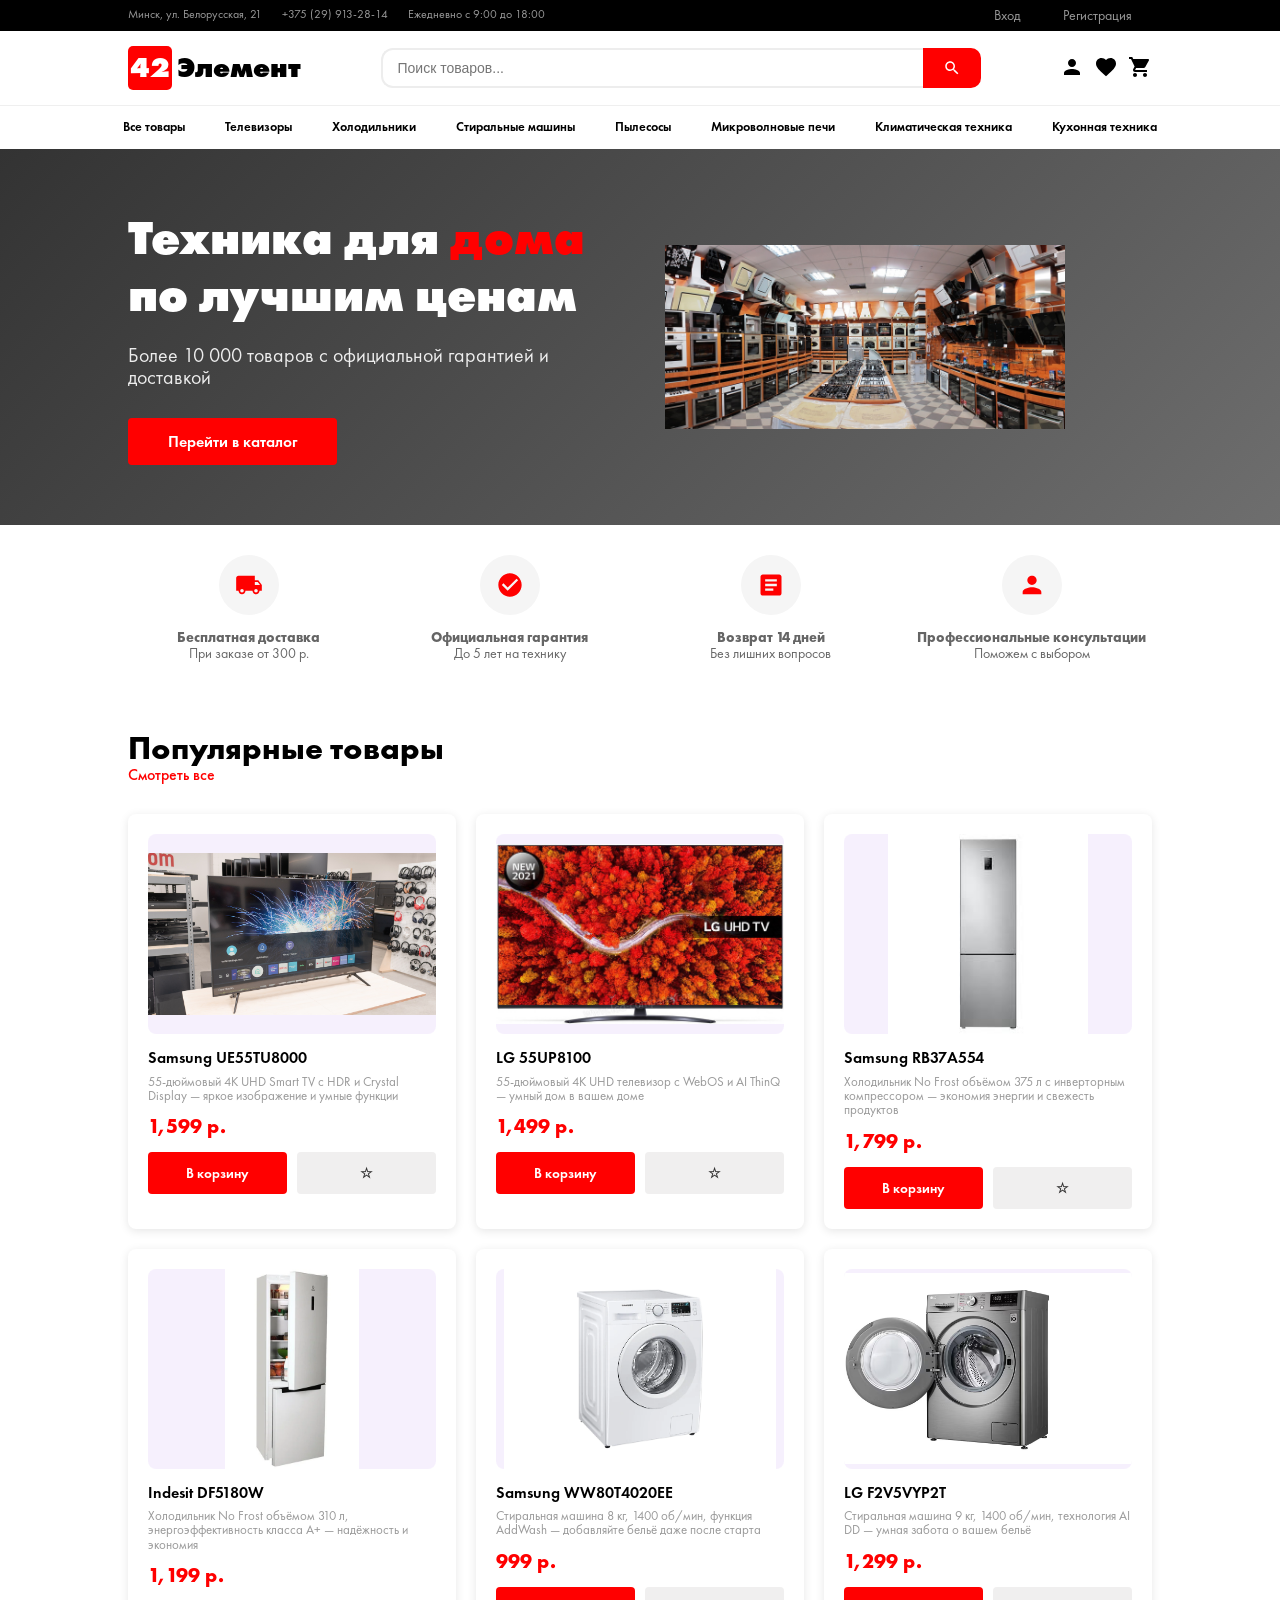
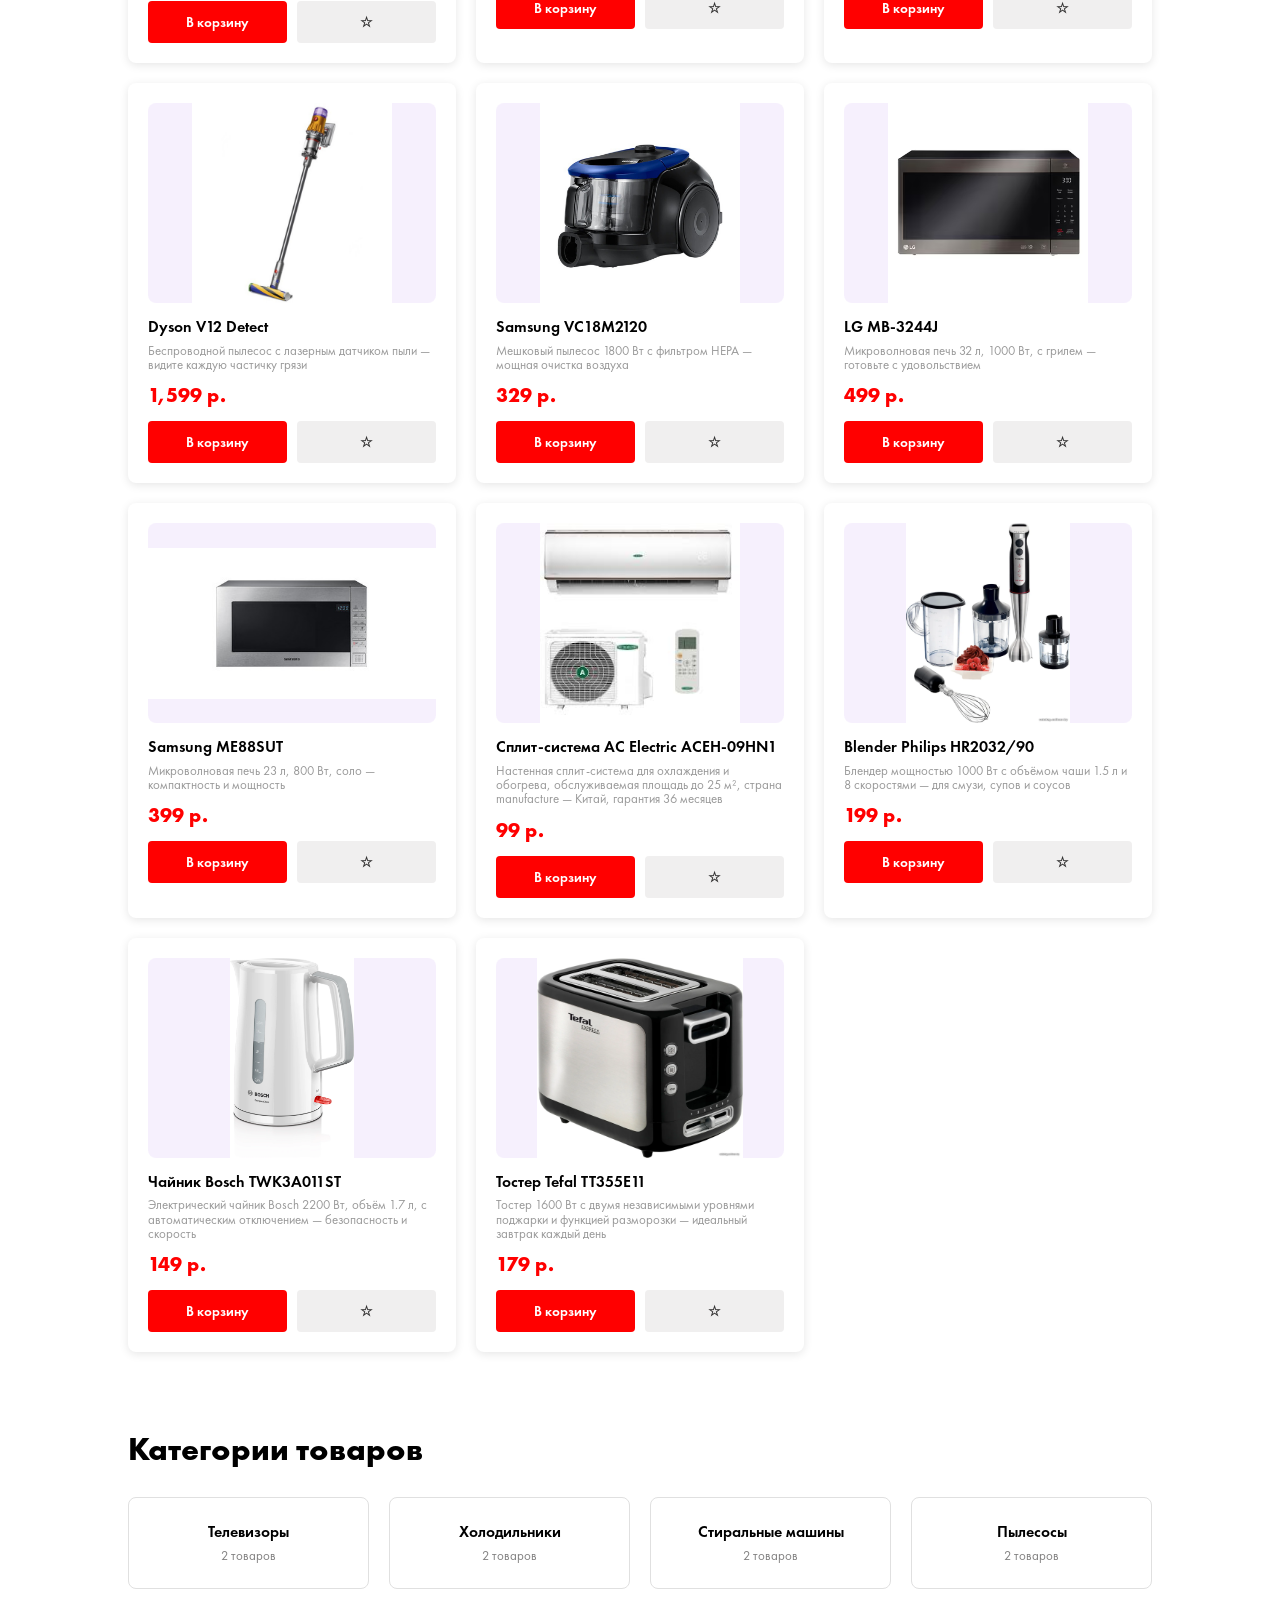
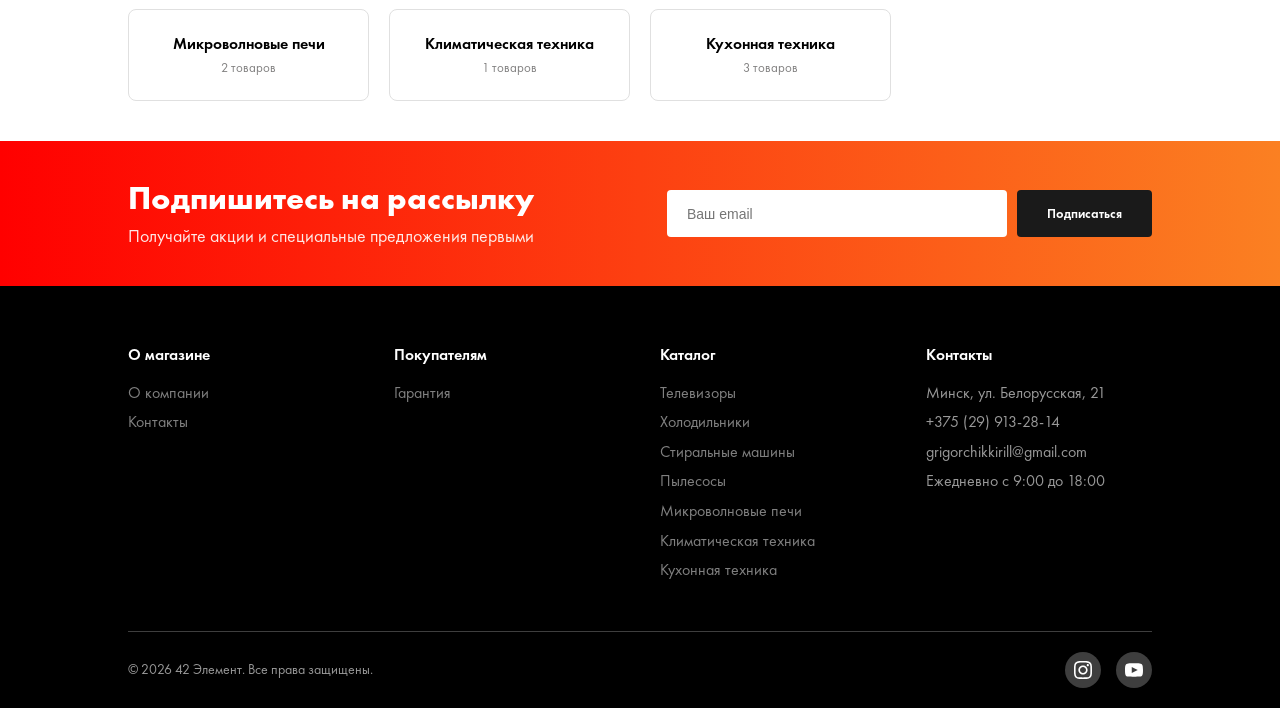
<file: index.html>
<!DOCTYPE html>
<html lang="ru">

<head>
    <meta charset="UTF-8">
    <meta name="viewport" content="width=device-width, initial-scale=1.0">
    <title>42 Элемент — интернет-магазин бытовой техники</title>
    <link rel="stylesheet" href="css/style.css">
</head>

<body>
    <header class="header">
        <div class="header__top">
            <div class="container header__top-content">
                <div class="header__contacts">
                    <span>Минск, ул. Белорусская, 21</span>
                    <span>+375 (29) 913-28-14</span>
                    <span>Ежедневно с 9:00 до 18:00</span>
                </div>
                <div class="header__user-area">
                    <a href="#" id="loginBtn">Вход</a>
                    <a href="#" id="registerBtn">Регистрация</a>
                </div>

            </div>
        </div>
        <div class="header__main">
            <div class="container header__main-content">
                <a href="index.html" class="header__logo">
                    <span class="header__logo-number">42</span><span class="header__logo-text">Элемент</span>
                </a>
                <button class="header__burger" id="burgerBtn" aria-label="Меню">
                    <span class="header__burger-line"></span>
                    <span class="header__burger-line"></span>
                    <span class="header__burger-line"></span>
                </button>
                <div class="header__search">
                    <input type="text" class="header__search-input" placeholder="Поиск товаров..." id="searchInput">
                    <button class="header__search-btn" id="searchBtn">
                        <svg viewBox="0 0 24 24">
                            <path
                                d="M15.5 14h-.79l-.28-.27C15.41 12.59 16 11.11 16 9.5 16 5.91 13.09 3 9.5 3S3 5.91 3 9.5 5.91 16 9.5 16c1.61 0 3.09-.59 4.23-1.57l.27.28v.79l5 4.99L20.49 19l-4.99-5zm-6 0C7.01 14 5 11.99 5 9.5S7.01 5 9.5 5 14 7.01 14 9.5 11.99 14 9.5 14z" />
                        </svg>
                    </button>
                </div>
                <div class="header__user-actions">
                    <a href="profile.html" class="header__user-btn" title="Профиль">
                        <svg viewBox="0 0 24 24">
                            <path
                                d="M12 12c2.21 0 4-1.79 4-4s-1.79-4-4-4-4 1.79-4 4 1.79 4 4 4zm0 2c-2.67 0-8 1.34-8 4v2h16v-2c0-2.66-5.33-4-8-4z" />
                        </svg>
                    </a>
                    <a href="favorites.html" class="header__user-btn" title="Избранное">
                        <svg viewBox="0 0 24 24">
                            <path
                                d="M12 21.35l-1.45-1.32C5.4 15.36 2 12.28 2 8.5 2 5.42 4.42 3 7.5 3c1.74 0 3.41.81 4.5 2.09C13.09 3.81 14.76 3 16.5 3 19.58 3 22 5.42 22 8.5c0 3.78-3.4 6.86-8.55 11.54L12 21.35z" />
                        </svg>
                    </a>
                    <a href="cart.html" class="header__user-btn" title="Корзина">
                        <svg viewBox="0 0 24 24">
                            <path
                                d="M7 18c-1.1 0-1.99.9-1.99 2S5.9 22 7 22s2-.9 2-2-.9-2-2-2zM1 2v2h2l3.6 7.59-1.35 2.45c-.16.28-.25.61-.25.96 0 1.1.9 2 2 2h12v-2H7.42c-.14 0-.25-.11-.25-.25l.03-.12.9-1.63h7.45c.75 0 1.41-.41 1.75-1.03l3.58-6.49c.08-.14.12-.31.12-.48 0-.55-.45-1-1-1H5.21l-.94-2H1zm16 16c-1.1 0-1.99.9-1.99 2s.89 2 1.99 2 2-.9 2-2-.9-2-2-2z" />
                        </svg>
                    </a>
                </div>
            </div>
        </div>
        <nav class="header__nav header__nav--bordered">
            <ul class="header__nav-list" id="categoryNav"></ul>
        </nav>
        <div class="header__mobile-menu" id="mobileMenu">
            <ul class="header__mobile-list" id="mobileNavList"></ul>
        </div>
    </header>

    <main>
        <section class="hero">
            <div class="container hero__content">
                <div class="hero__text">
                    <h1 class="hero__title">Техника для <span>дома</span> по лучшим ценам</h1>
                    <p class="hero__subtitle">Более 10 000 товаров с официальной гарантией и доставкой</p>
                    <a href="catalog.html" class="hero__btn">Перейти в каталог</a>
                </div>
                <div class="hero__image">
                    <img src="images/photo1.jpg" alt="Hero image" width="500" height="375">
                </div>
            </div>
        </section>

        <section class="features">
            <div class="container">
                <div class="features__grid">
                    <div class="features__item">
                        <div class="features__icon"><svg viewBox="0 0 24 24">
                                <path
                                    d="M20 8h-3V4H3c-1.1 0-2 .9-2 2v11h2c0 1.66 1.34 3 3 3s3-1.34 3-3h6c0 1.66 1.34 3 3 3s3-1.34 3-3h2v-5l-3-4zM6 18.5c-.83 0-1.5-.67-1.5-1.5s.67-1.5 1.5-1.5 1.5.67 1.5 1.5-.67 1.5-1.5 1.5zm13.5-9l1.96 2.5H17V9.5h2.5zm-1.5 9c-.83 0-1.5-.67-1.5-1.5s.67-1.5 1.5-1.5 1.5.67 1.5 1.5-.67 1.5-1.5 1.5z" />
                            </svg></div>
                        <div class="features__text">
                            <p><span style="font-weight: bold;">Бесплатная доставка</span></p>
                            <p>При заказе от 300 р.</p>
                        </div>
                    </div>
                    <div class="features__item">
                        <div class="features__icon"><svg viewBox="0 0 24 24">
                                <path
                                    d="M12 2C6.48 2 2 6.48 2 12s4.48 10 10 10 10-4.48 10-10S17.52 2 12 2zm-2 15l-5-5 1.41-1.41L10 14.17l7.59-7.59L19 8l-9 9z" />
                            </svg></div>
                        <div class="features__text">
                            <p><span style="font-weight: bold;">Официальная гарантия</span></p>
                            <p>До 5 лет на технику</p>
                        </div>
                    </div>
                    <div class="features__item">
                        <div class="features__icon"><svg viewBox="0 0 24 24">
                                <path
                                    d="M19 3H5c-1.1 0-2 .9-2 2v14c0 1.1.9 2 2 2h14c1.1 0 2-.9 2-2V5c0-1.1-.9-2-2-2zm-5 14H7v-2h7v2zm3-4H7v-2h10v2zm0-4H7V7h10v2z" />
                            </svg></div>
                        <div class="features__text">
                            <p><span style="font-weight: bold;">Возврат 14 дней</span></p>
                            <p>Без лишних вопросов</p>
                        </div>
                    </div>
                    <div class="features__item">
                        <div class="features__icon"><svg viewBox="0 0 24 24">
                                <path
                                    d="M12 12c2.21 0 4-1.79 4-4s-1.79-4-4-4-4 1.79-4 4 1.79 4 4 4zm0 2c-2.67 0-8 1.34-8 4v2h16v-2c0-2.66-5.33-4-8-4z" />
                            </svg></div>
                        <div class="features__text">
                            <p><span style="font-weight: bold;">Профессиональные консультации</span></p>
                            <p>Поможем с выбором</p>
                        </div>
                    </div>
                </div>
            </div>
        </section>

        <section class="section" id="catalog">
            <div class="container">
                <div class="section__header">
                    <h2 class="section__title">Популярные товары</h2>
                    <a href="catalog.html" class="section__link">Смотреть все </a>
                </div>
                <div class="products__grid" id="productsGrid"></div>
            </div>
        </section>

        <section class="section">
            <div class="container">
                <div class="section__header">
                    <h2 class="section__title">Категории товаров</h2>
                </div>
                <div class="categories__grid" id="categoriesGrid"></div>
            </div>
        </section>

        <section class="promo">
            <div class="container promo__content">
                <div class="promo__text">
                    <h2 class="promo__title">Подпишитесь на рассылку</h2>
                    <p class="promo__subtitle">Получайте акции и специальные предложения первыми</p>
                </div>
                <form class="promo__form" id="subscribeForm" action="https://formspree.io/f/mldjpvjl" method="POST">
                    <input type="email" class="promo__input" placeholder="Ваш email" name="email" required>
                    <input type="hidden" name="_subject" value="Новая подписка - 42 Элемент">
                    <button type="submit" class="promo__btn">Подписаться</button>
                </form>
            </div>
        </section>
    </main>

    <footer class="footer">
        <div class="container">
            <div class="footer__grid">
                <div class="footer__column">
                    <h3 class="footer__title">О магазине</h3>
                    <ul class="footer__list">
                        <li><a href="contacts.html">О компании</a></li>
                        <li><a href="contacts.html">Контакты</a></li>
                    </ul>
                </div>
                <div class="footer__column">
                    <h3 class="footer__title">Покупателям</h3>
                    <ul class="footer__list">
                        <li><a href="guarantee.html">Гарантия</a></li>
                    </ul>
                </div>
                <div class="footer__column">
                    <h3 class="footer__title">Каталог</h3>
                    <ul class="footer__list" id="footerCategories"></ul>
                </div>
                <div class="footer__column">
                    <h3 class="footer__title">Контакты</h3>
                    <ul class="footer__list">
                        <li>Минск, ул. Белорусская, 21</li>
                        <li>+375 (29) 913-28-14</li>
                        <li>grigorchikkirill@gmail.com</li>
                        <li>Ежедневно с 9:00 до 18:00</li>
                    </ul>
                </div>
            </div>
            <div class="footer__bottom">
                <p class="footer__copyright">© 2026 42 Элемент. Все права защищены.</p>
                <div class="footer__social">
                    <a href="https://www.instagram.com/b_u_g_hunt_er?igsh=aDk1eG8zNGNndms4"
                        class="footer__social-link"><svg viewBox="0 0 24 24">
                            <path
                                d="M12 2.163c3.204 0 3.584.012 4.85.07 3.252.148 4.771 1.691 4.919 4.919.058 1.265.069 1.645.069 4.849 0 3.205-.012 3.584-.069 4.849-.149 3.225-1.664 4.771-4.919 4.919-1.266.058-1.644.07-4.85.07-3.204 0-3.584-.012-4.849-.07-3.26-.149-4.771-1.699-4.919-4.92-.058-1.265-.07-1.644-.07-4.849 0-3.204.013-3.583.07-4.849.149-3.227 1.664-4.771 4.919-4.919 1.266-.057 1.645-.069 4.849-.069zm0-2.163c-3.259 0-3.667.014-4.947.072-4.358.2-6.78 2.618-6.98 6.98-.059 1.281-.073 1.689-.073 4.948 0 3.259.014 3.668.072 4.948.2 4.358 2.618 6.78 6.98 6.98 1.281.058 1.689.072 4.948.072 3.259 0 3.668-.014 4.948-.072 4.354-.2 6.782-2.618 6.979-6.98.059-1.28.073-1.689.073-4.948 0-3.259-.014-3.667-.072-4.947-.196-4.354-2.617-6.78-6.979-6.98-1.281-.059-1.69-.073-4.949-.073zm0 5.838c-3.403 0-6.162 2.759-6.162 6.162s2.759 6.163 6.162 6.163 6.162-2.759 6.162-6.163c0-3.403-2.759-6.162-6.162-6.162zm0 10.162c-2.209 0-4-1.79-4-4 0-2.209 1.791-4 4-4s4 1.791 4 4c0 2.21-1.791 4-4 4zm6.406-11.845c-.796 0-1.441.645-1.441 1.44s.645 1.44 1.441 1.44c.795 0 1.439-.645 1.439-1.44s-.644-1.44-1.439-1.44z" />
                        </svg></a>
                    <a href="https://youtube.com/@lord9604?si=tqdWQig7HFImamq1" class="footer__social-link"><svg
                            viewBox="0 0 24 24">
                            <path
                                d="M19.615 3.184c-3.604-.246-11.631-.245-15.23 0-3.897.266-4.356 2.62-4.385 8.816.029 6.185.484 8.549 4.385 8.816 3.6.245 11.626.246 15.23 0 3.897-.266 4.356-2.62 4.385-8.816-.029-6.185-.484-8.549-4.385-8.816zm-10.615 12.816v-8l8 3.993-8 4.007z" />
                        </svg></a>
                </div>
            </div>
        </div>
    </footer>

    <div class="notification" id="notification"></div>
    <script src="js/main.js"></script>
</body>

</html>
</file>
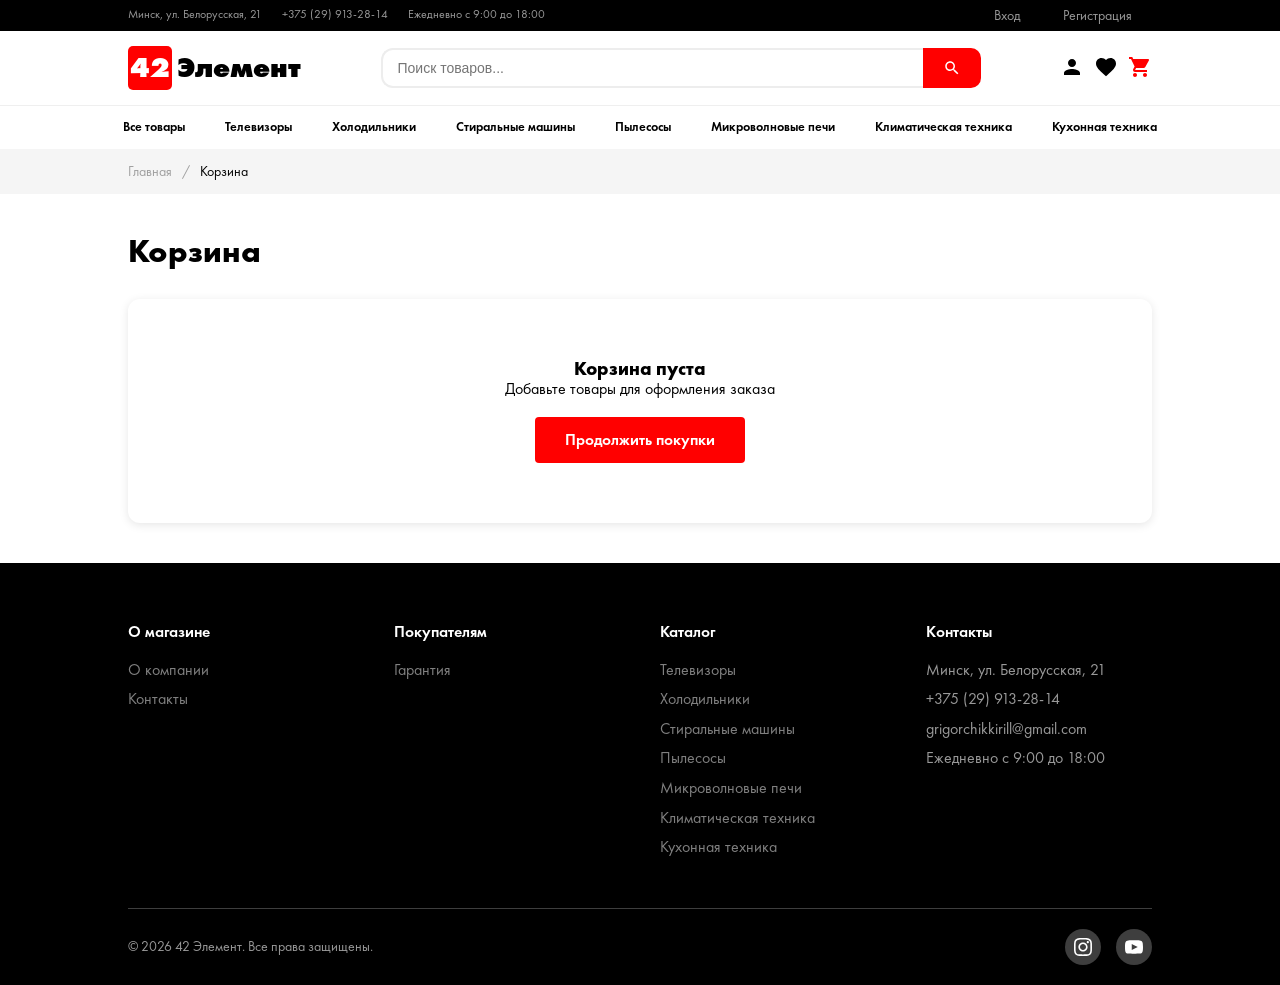
<file: cart.html>
<!DOCTYPE html>
<html lang="ru">

<head>
    <meta charset="UTF-8">
    <meta name="viewport" content="width=device-width, initial-scale=1.0">
    <title>Корзина — 42 Элемент</title>
    <link rel="stylesheet" href="css/style.css">
</head>

<body>
    <header class="header">

        <div class="header__top">
            <div class="container header__top-content">
                <div class="header__contacts">
                    <span>Минск, ул. Белорусская, 21</span>
                    <span>+375 (29) 913-28-14</span>
                    <span>Ежедневно с 9:00 до 18:00</span>
                </div>
                <div class="header__user-area">
                    <a href="#" id="loginBtn">Вход</a>
                    <a href="#" id="registerBtn">Регистрация</a>
                </div>
            </div>
        </div>
        <div class="header__main">
            <div class="container header__main-content">
                <a href="index.html" class="header__logo">
                    <span class="header__logo-number">42</span><span class="header__logo-text">Элемент</span>
                </a>
                <button class="header__burger" id="burgerBtn" aria-label="Меню">
                    <span class="header__burger-line"></span>
                    <span class="header__burger-line"></span>
                    <span class="header__burger-line"></span>
                </button>
                <div class="header__search">
                    <input type="text" class="header__search-input" placeholder="Поиск товаров..." id="searchInput">
                    <button class="header__search-btn" id="searchBtn">
                        <svg viewBox="0 0 24 24">
                            <path
                                d="M15.5 14h-.79l-.28-.27C15.41 12.59 16 11.11 16 9.5 16 5.91 13.09 3 9.5 3S3 5.91 3 9.5 5.91 16 9.5 16c1.61 0 3.09-.59 4.23-1.57l.27.28v.79l5 4.99L20.49 19l-4.99-5zm-6 0C7.01 14 5 11.99 5 9.5S7.01 5 9.5 5 14 7.01 14 9.5 11.99 14 9.5 14z" />
                        </svg>
                    </button>
                </div>
                <div class="header__user-actions">
                    <a href="profile.html" class="header__user-btn" title="Профиль">
                        <svg viewBox="0 0 24 24">
                            <path
                                d="M12 12c2.21 0 4-1.79 4-4s-1.79-4-4-4-4 1.79-4 4 1.79 4 4 4zm0 2c-2.67 0-8 1.34-8 4v2h16v-2c0-2.66-5.33-4-8-4z" />
                        </svg>
                    </a>
                    <a href="favorites.html" class="header__user-btn" title="Избранное">
                        <svg viewBox="0 0 24 24">
                            <path
                                d="M12 21.35l-1.45-1.32C5.4 15.36 2 12.28 2 8.5 2 5.42 4.42 3 7.5 3c1.74 0 3.41.81 4.5 2.09C13.09 3.81 14.76 3 16.5 3 19.58 3 22 5.42 22 8.5c0 3.78-3.4 6.86-8.55 11.54L12 21.35z" />
                        </svg>
                    </a>
                    <a href="cart.html" class="header__user-btn active" title="Корзина">
                        <svg viewBox="0 0 24 24">
                            <path
                                d="M7 18c-1.1 0-1.99.9-1.99 2S5.9 22 7 22s2-.9 2-2-.9-2-2-2zM1 2v2h2l3.6 7.59-1.35 2.45c-.16.28-.25.61-.25.96 0 1.1.9 2 2 2h12v-2H7.42c-.14 0-.25-.11-.25-.25l.03-.12.9-1.63h7.45c.75 0 1.41-.41 1.75-1.03l3.58-6.49c.08-.14.12-.31.12-.48 0-.55-.45-1-1-1H5.21l-.94-2H1zm16 16c-1.1 0-1.99.9-1.99 2s.89 2 1.99 2 2-.9 2-2-.9-2-2-2z" />
                        </svg>
                    </a>
                </div>
            </div>
        </div>
        <nav class="header__nav header__nav--bordered">
            <ul class="header__nav-list" id="categoryNav"></ul>
        </nav>
        <div class="header__mobile-menu" id="mobileMenu">
            <ul class="header__mobile-list" id="mobileNavList"></ul>
        </div>
    </header>

    <main>
        <div class="breadcrumbs">
            <div class="container">
                <ul class="breadcrumbs__list">
                    <li class="breadcrumbs__item"><a href="index.html" class="breadcrumbs__link">Главная</a></li>
                    <li class="breadcrumbs__item"><span>Корзина</span></li>
                </ul>
            </div>
        </div>
        <section class="cart">
            <div class="container">
                <h1 class="cart__title">Корзина</h1>
                <div class="cart__content" id="cartContent">
                    <div class="cart__items" id="cartItems"></div>
                    <div class="cart__summary" id="cartSummary">
                        <h3 class="cart__summary-title">Итого</h3>
                        <div class="cart__summary-row"><span>Товары:</span><span id="cartItemsCount">0 шт.</span></div>
                        <div class="cart__summary-row"><span>Сумма:</span><span id="cartTotal">0 р.</span></div>
                        <div class="cart__summary-row"><span>Доставка:</span><span>Бесплатно</span></div>
                        <div class="cart__summary-row cart__summary-total"><span>К оплате:</span><span
                                id="cartGrandTotal">0 р.</span></div>
                        <button class="cart__checkout-btn" id="checkoutBtn">Оформить заказ</button>
                    </div>
                </div>
            </div>
        </section>
    </main>

    <footer class="footer">
        <div class="container">
            <div class="footer__grid">
                <div class="footer__column">
                    <h3 class="footer__title">О магазине</h3>
                    <ul class="footer__list">
                        <li><a href="contacts.html">О компании</a></li>
                        <li><a href="contacts.html">Контакты</a></li>
                    </ul>
                </div>
                <div class="footer__column">
                    <h3 class="footer__title">Покупателям</h3>
                    <ul class="footer__list">
                        <li><a href="guarantee.html">Гарантия</a></li>
                    </ul>
                </div>
                <div class="footer__column">
                    <h3 class="footer__title">Каталог</h3>
                    <ul class="footer__list" id="footerCategories"></ul>
                </div>
                <div class="footer__column">
                    <h3 class="footer__title">Контакты</h3>
                    <ul class="footer__list">
                        <li>Минск, ул. Белорусская, 21</li>
                        <li>+375 (29) 913-28-14</li>
                        <li>grigorchikkirill@gmail.com</li>
                        <li>Ежедневно с 9:00 до 18:00</li>
                    </ul>
                </div>
            </div>
            <div class="footer__bottom">
                <p class="footer__copyright">© 2026 42 Элемент. Все права защищены.</p>
                <div class="footer__social">
                    <a href="https://www.instagram.com/b_u_g_hunt_er?igsh=aDk1eG8zNGNndms4"
                        class="footer__social-link"><svg viewBox="0 0 24 24">
                            <path
                                d="M12 2.163c3.204 0 3.584.012 4.85.07 3.252.148 4.771 1.691 4.919 4.919.058 1.265.069 1.645.069 4.849 0 3.205-.012 3.584-.069 4.849-.149 3.225-1.664 4.771-4.919 4.919-1.266.058-1.644.07-4.85.07-3.204 0-3.584-.012-4.849-.07-3.26-.149-4.771-1.699-4.919-4.92-.058-1.265-.07-1.644-.07-4.849 0-3.204.013-3.583.07-4.849.149-3.227 1.664-4.771 4.919-4.919 1.266-.057 1.645-.069 4.849-.069zm0-2.163c-3.259 0-3.667.014-4.947.072-4.358.2-6.78 2.618-6.98 6.98-.059 1.281-.073 1.689-.073 4.948 0 3.259.014 3.668.072 4.948.2 4.358 2.618 6.78 6.98 6.98 1.281.058 1.689.072 4.948.072 3.259 0 3.668-.014 4.948-.072 4.354-.2 6.782-2.618 6.979-6.98.059-1.28.073-1.689.073-4.948 0-3.259-.014-3.667-.072-4.947-.196-4.354-2.617-6.78-6.979-6.98-1.281-.059-1.69-.073-4.949-.073zm0 5.838c-3.403 0-6.162 2.759-6.162 6.162s2.759 6.163 6.162 6.163 6.162-2.759 6.162-6.163c0-3.403-2.759-6.162-6.162-6.162zm0 10.162c-2.209 0-4-1.79-4-4 0-2.209 1.791-4 4-4s4 1.791 4 4c0 2.21-1.791 4-4 4zm6.406-11.845c-.796 0-1.441.645-1.441 1.44s.645 1.44 1.441 1.44c.795 0 1.439-.645 1.439-1.44s-.644-1.44-1.439-1.44z" />
                        </svg></a>
                    <a href="https://youtube.com/@lord9604?si=tqdWQig7HFImamq1" class="footer__social-link"><svg
                            viewBox="0 0 24 24">
                            <path
                                d="M19.615 3.184c-3.604-.246-11.631-.245-15.23 0-3.897.266-4.356 2.62-4.385 8.816.029 6.185.484 8.549 4.385 8.816 3.6.245 11.626.246 15.23 0 3.897-.266 4.356-2.62 4.385-8.816-.029-6.185-.484-8.549-4.385-8.816zm-10.615 12.816v-8l8 3.993-8 4.007z" />
                        </svg></a>
                </div>
            </div>
        </div>
    </footer>

    <div class="notification" id="notification"></div>
    <script src="js/main.js"></script>
</body>

</html>
</file>
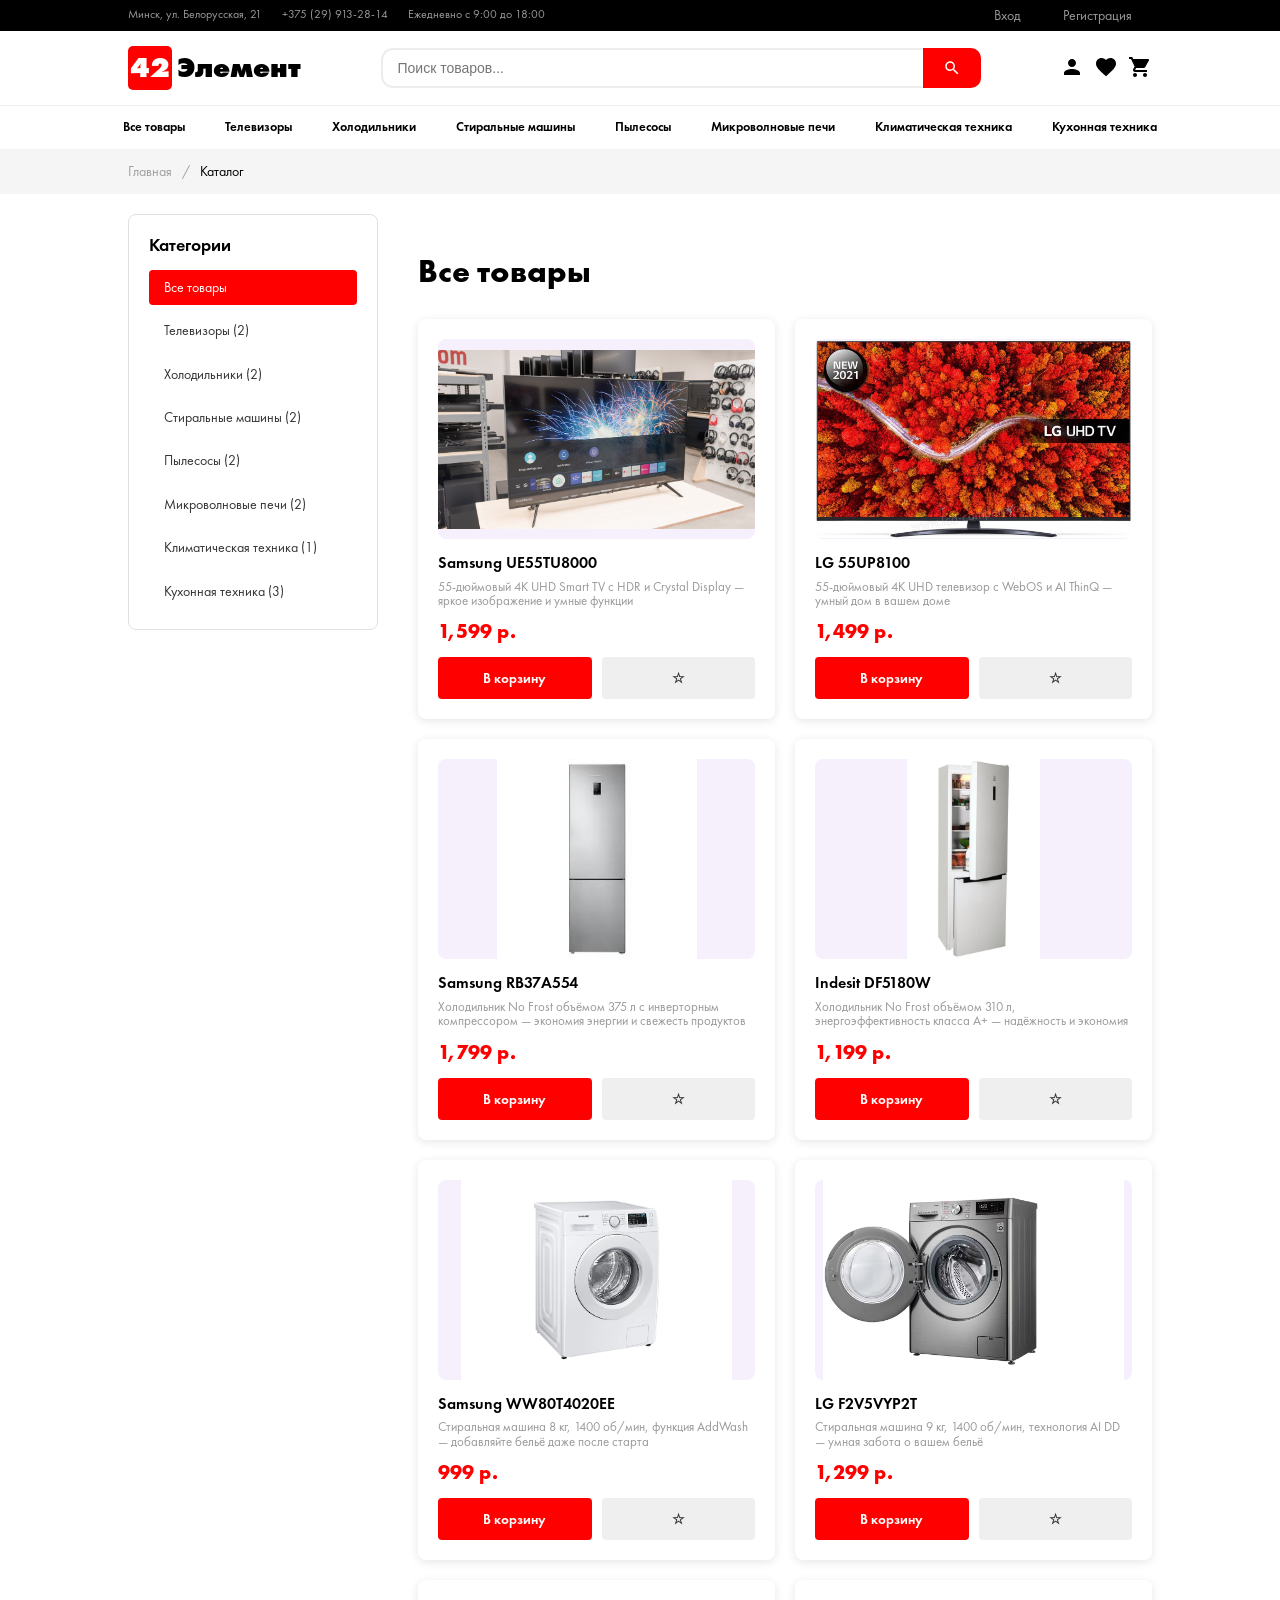
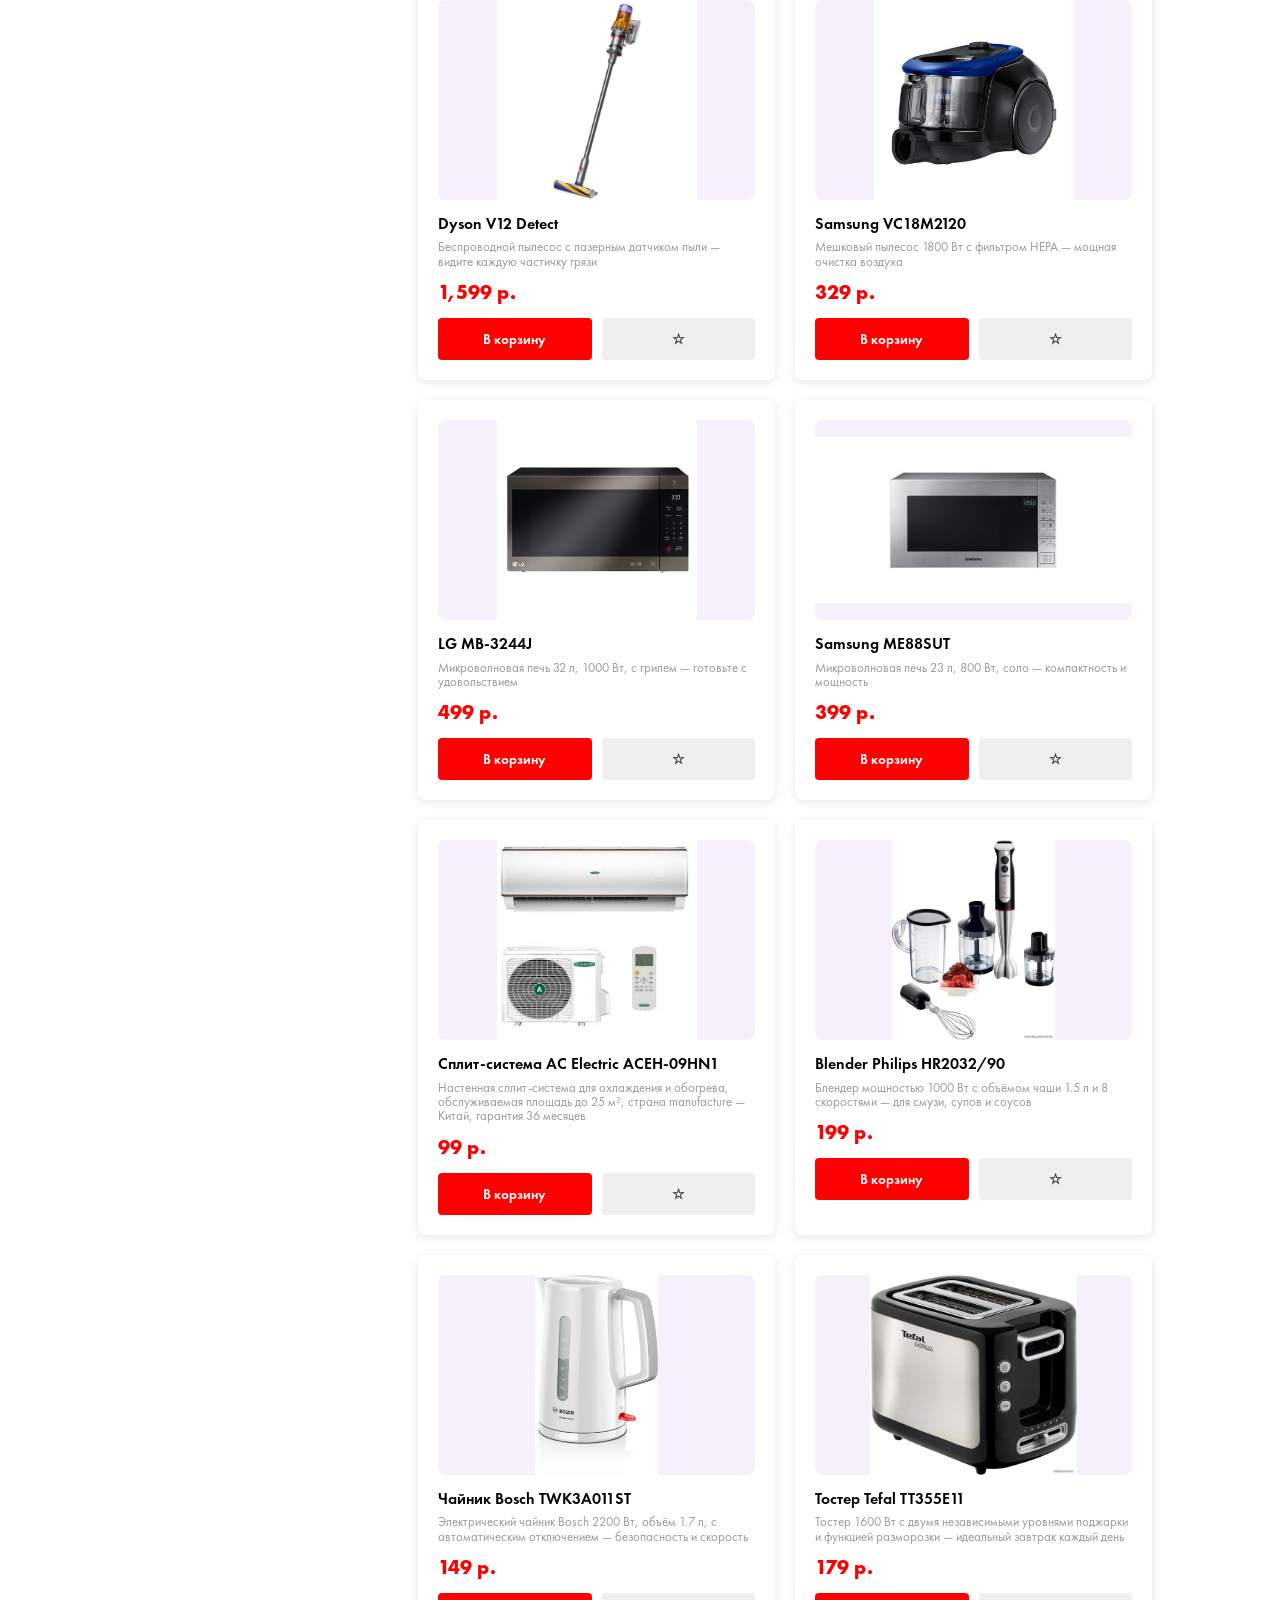
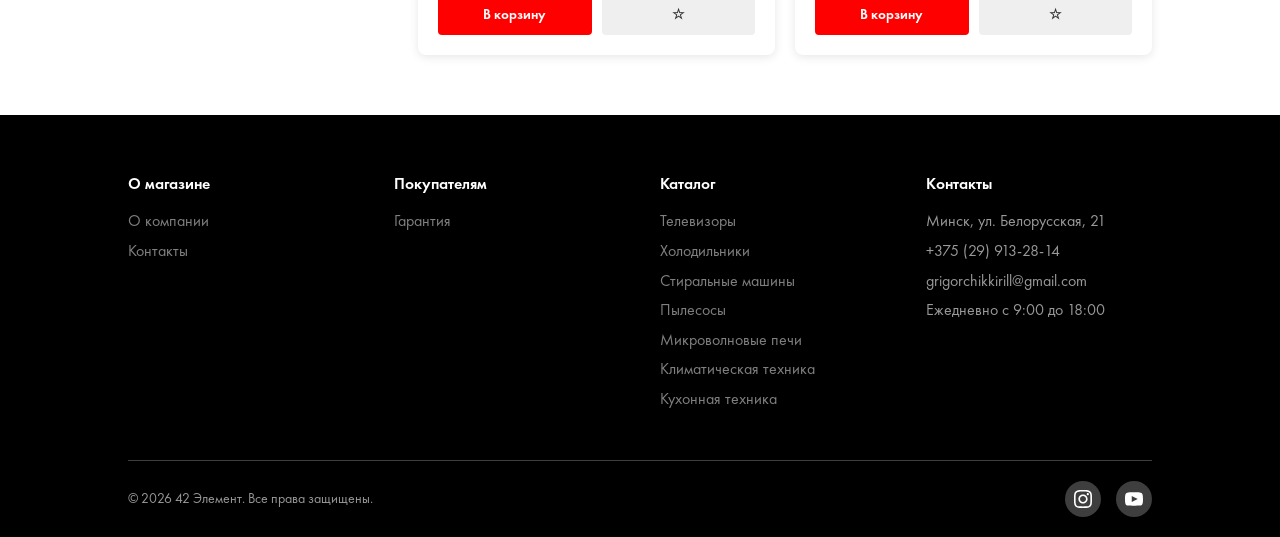
<file: catalog.html>
<!DOCTYPE html>
<html lang="ru">

<head>
    <meta charset="UTF-8">
    <meta name="viewport" content="width=device-width, initial-scale=1.0">
    <title>Каталог — 42 Элемент</title>
    <link rel="stylesheet" href="css/style.css">
</head>

<body>
    <header class="header">
        <div class="header__top">
            <div class="container header__top-content">
                <div class="header__contacts">
                    <span>Минск, ул. Белорусская, 21</span>
                    <span>+375 (29) 913-28-14</span>
                    <span>Ежедневно с 9:00 до 18:00</span>
                </div>
                <div class="header__user-area">
                    <a href="#" id="loginBtn">Вход</a>
                    <a href="#" id="registerBtn">Регистрация</a>
                </div>
            </div>
        </div>
        <div class="header__main">
            <div class="container header__main-content">
                <a href="index.html" class="header__logo">
                    <span class="header__logo-number">42</span><span class="header__logo-text">Элемент</span>
                </a>
                <button class="header__burger" id="burgerBtn" aria-label="Меню">
                    <span class="header__burger-line"></span>
                    <span class="header__burger-line"></span>
                    <span class="header__burger-line"></span>
                </button>
                <div class="header__search">
                    <input type="text" class="header__search-input" placeholder="Поиск товаров..." id="searchInput">
                    <button class="header__search-btn" id="searchBtn">
                        <svg viewBox="0 0 24 24">
                            <path
                                d="M15.5 14h-.79l-.28-.27C15.41 12.59 16 11.11 16 9.5 16 5.91 13.09 3 9.5 3S3 5.91 3 9.5 5.91 16 9.5 16c1.61 0 3.09-.59 4.23-1.57l.27.28v.79l5 4.99L20.49 19l-4.99-5zm-6 0C7.01 14 5 11.99 5 9.5S7.01 5 9.5 5 14 7.01 14 9.5 11.99 14 9.5 14z" />
                        </svg>
                    </button>
                </div>
                <div class="header__user-actions">
                    <a href="profile.html" class="header__user-btn" title="Профиль">
                        <svg viewBox="0 0 24 24">
                            <path
                                d="M12 12c2.21 0 4-1.79 4-4s-1.79-4-4-4-4 1.79-4 4 1.79 4 4 4zm0 2c-2.67 0-8 1.34-8 4v2h16v-2c0-2.66-5.33-4-8-4z" />
                        </svg>
                    </a>
                    <a href="favorites.html" class="header__user-btn" title="Избранное">
                        <svg viewBox="0 0 24 24">
                            <path
                                d="M12 21.35l-1.45-1.32C5.4 15.36 2 12.28 2 8.5 2 5.42 4.42 3 7.5 3c1.74 0 3.41.81 4.5 2.09C13.09 3.81 14.76 3 16.5 3 19.58 3 22 5.42 22 8.5c0 3.78-3.4 6.86-8.55 11.54L12 21.35z" />
                        </svg>
                    </a>
                    <a href="cart.html" class="header__user-btn" title="Корзина">
                        <svg viewBox="0 0 24 24">
                            <path
                                d="M7 18c-1.1 0-1.99.9-1.99 2S5.9 22 7 22s2-.9 2-2-.9-2-2-2zM1 2v2h2l3.6 7.59-1.35 2.45c-.16.28-.25.61-.25.96 0 1.1.9 2 2 2h12v-2H7.42c-.14 0-.25-.11-.25-.25l.03-.12.9-1.63h7.45c.75 0 1.41-.41 1.75-1.03l3.58-6.49c.08-.14.12-.31.12-.48 0-.55-.45-1-1-1H5.21l-.94-2H1zm16 16c-1.1 0-1.99.9-1.99 2s.89 2 1.99 2 2-.9 2-2-.9-2-2-2z" />
                        </svg>
                    </a>
                </div>
            </div>
        </div>
        <nav class="header__nav header__nav--bordered">
            <ul class="header__nav-list" id="categoryNav"></ul>
        </nav>
        <div class="header__mobile-menu" id="mobileMenu">
            <ul class="header__mobile-list" id="mobileNavList"></ul>
        </div>
    </header>

    <main>
        <div class="breadcrumbs">
            <div class="container">
                <ul class="breadcrumbs__list">
                    <li class="breadcrumbs__item"><a href="index.html" class="breadcrumbs__link">Главная</a></li>
                    <li class="breadcrumbs__item"><span>Каталог</span></li>
                </ul>
            </div>
        </div>

        <div class="catalog-page">
            <div class="container">
                <div class="catalog-page__content">
                    <aside class="catalog-page__sidebar">
                        <div class="filter">
                            <h3 class="filter__title">Категории</h3>
                            <ul class="filter__list" id="categoryFilters"></ul>
                        </div>
                    </aside>
                    <div class="catalog-page__main">
                        <section class="section">
                            <div class="section__header">
                                <h2 class="section__title" id="catalogTitle">Все товары</h2>
                            </div>
                            <div class="products__grid" id="productsGrid"></div>
                        </section>
                    </div>
                </div>
            </div>
        </div>
    </main>

    <footer class="footer">
        <div class="container">
            <div class="footer__grid">
                <div class="footer__column">
                    <h3 class="footer__title">О магазине</h3>
                    <ul class="footer__list">
                        <li><a href="contacts.html">О компании</a></li>
                        <li><a href="contacts.html">Контакты</a></li>
                    </ul>
                </div>
                <div class="footer__column">
                    <h3 class="footer__title">Покупателям</h3>
                    <ul class="footer__list">
                        <li><a href="guarantee.html">Гарантия</a></li>
                    </ul>
                </div>
                <div class="footer__column">
                    <h3 class="footer__title">Каталог</h3>
                    <ul class="footer__list" id="footerCategories"></ul>
                </div>
                <div class="footer__column">
                    <h3 class="footer__title">Контакты</h3>
                    <ul class="footer__list">
                        <li>Минск, ул. Белорусская, 21</li>
                        <li>+375 (29) 913-28-14</li>
                        <li>grigorchikkirill@gmail.com</li>
                        <li>Ежедневно с 9:00 до 18:00</li>
                    </ul>
                </div>
            </div>
            <div class="footer__bottom">
                <p class="footer__copyright">© 2026 42 Элемент. Все права защищены.</p>
                <div class="footer__social">
                    <a href="https://www.instagram.com/b_u_g_hunt_er?igsh=aDk1eG8zNGNndms4"
                        class="footer__social-link"><svg viewBox="0 0 24 24">
                            <path
                                d="M12 2.163c3.204 0 3.584.012 4.85.07 3.252.148 4.771 1.691 4.919 4.919.058 1.265.069 1.645.069 4.849 0 3.205-.012 3.584-.069 4.849-.149 3.225-1.664 4.771-4.919 4.919-1.266.058-1.644.07-4.85.07-3.204 0-3.584-.012-4.849-.07-3.26-.149-4.771-1.699-4.919-4.92-.058-1.265-.07-1.644-.07-4.849 0-3.204.013-3.583.07-4.849.149-3.227 1.664-4.771 4.919-4.919 1.266-.057 1.645-.069 4.849-.069zm0-2.163c-3.259 0-3.667.014-4.947.072-4.358.2-6.78 2.618-6.98 6.98-.059 1.281-.073 1.689-.073 4.948 0 3.259.014 3.668.072 4.948.2 4.358 2.618 6.78 6.98 6.98 1.281.058 1.689.072 4.948.072 3.259 0 3.668-.014 4.948-.072 4.354-.2 6.782-2.618 6.979-6.98.059-1.28.073-1.689.073-4.948 0-3.259-.014-3.667-.072-4.947-.196-4.354-2.617-6.78-6.979-6.98-1.281-.059-1.69-.073-4.949-.073zm0 5.838c-3.403 0-6.162 2.759-6.162 6.162s2.759 6.163 6.162 6.163 6.162-2.759 6.162-6.163c0-3.403-2.759-6.162-6.162-6.162zm0 10.162c-2.209 0-4-1.79-4-4 0-2.209 1.791-4 4-4s4 1.791 4 4c0 2.21-1.791 4-4 4zm6.406-11.845c-.796 0-1.441.645-1.441 1.44s.645 1.44 1.441 1.44c.795 0 1.439-.645 1.439-1.44s-.644-1.44-1.439-1.44z" />
                        </svg></a>
                    <a href="https://youtube.com/@lord9604?si=tqdWQig7HFImamq1" class="footer__social-link"><svg
                            viewBox="0 0 24 24">
                            <path
                                d="M19.615 3.184c-3.604-.246-11.631-.245-15.23 0-3.897.266-4.356 2.62-4.385 8.816.029 6.185.484 8.549 4.385 8.816 3.6.245 11.626.246 15.23 0 3.897-.266 4.356-2.62 4.385-8.816-.029-6.185-.484-8.549-4.385-8.816zm-10.615 12.816v-8l8 3.993-8 4.007z" />
                        </svg></a>
                </div>
            </div>
        </div>
    </footer>

    <div class="notification" id="notification"></div>
    <script src="js/main.js"></script>
</body>

</html>
</file>
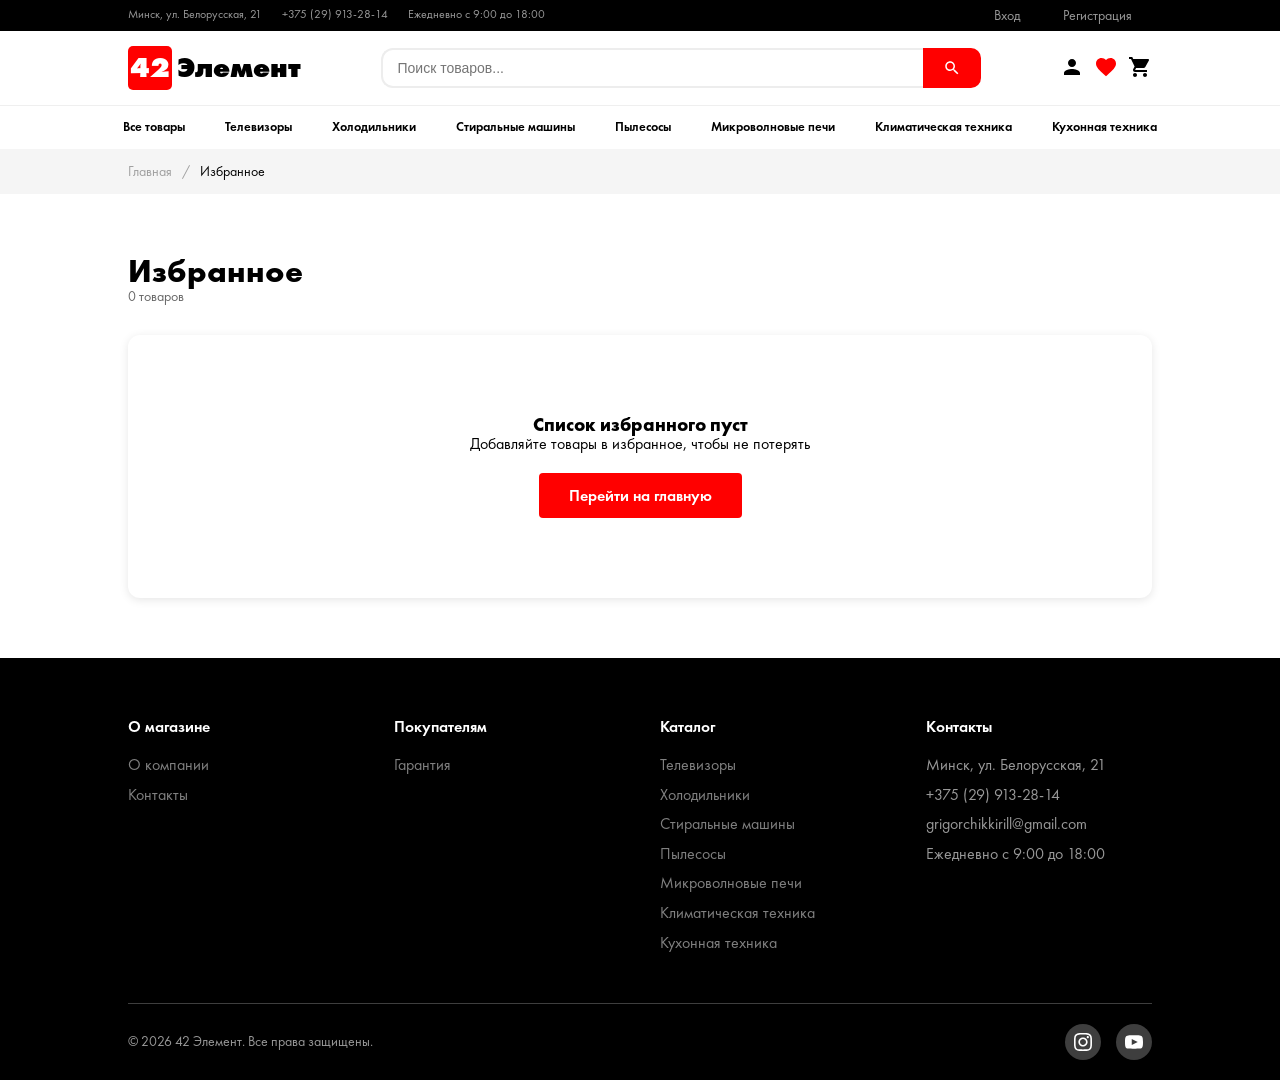
<file: favorites.html>
<!DOCTYPE html>
<html lang="ru">

<head>
    <meta charset="UTF-8">
    <meta name="viewport" content="width=device-width, initial-scale=1.0">
    <title>Избранное — 42 Элемент</title>
    <link rel="stylesheet" href="css/style.css">
</head>

<body>
    <header class="header">
        <div class="header__top">
            <div class="container header__top-content">
                <div class="header__contacts">
                    <span>Минск, ул. Белорусская, 21</span>
                    <span>+375 (29) 913-28-14</span>
                    <span>Ежедневно с 9:00 до 18:00</span>
                </div>
                <div class="header__user-area">
                    <a href="#" id="loginBtn">Вход</a>
                    <a href="#" id="registerBtn">Регистрация</a>
                </div>
            </div>
        </div>
        <div class="header__main">
            <div class="container header__main-content">
                <a href="index.html" class="header__logo">
                    <span class="header__logo-number">42</span><span class="header__logo-text">Элемент</span>
                </a>
                <button class="header__burger" id="burgerBtn" aria-label="Меню">
                    <span class="header__burger-line"></span>
                    <span class="header__burger-line"></span>
                    <span class="header__burger-line"></span>
                </button>
                <div class="header__search">
                    <input type="text" class="header__search-input" placeholder="Поиск товаров..." id="searchInput">
                    <button class="header__search-btn" id="searchBtn">
                        <svg viewBox="0 0 24 24">
                            <path
                                d="M15.5 14h-.79l-.28-.27C15.41 12.59 16 11.11 16 9.5 16 5.91 13.09 3 9.5 3S3 5.91 3 9.5 5.91 16 9.5 16c1.61 0 3.09-.59 4.23-1.57l.27.28v.79l5 4.99L20.49 19l-4.99-5zm-6 0C7.01 14 5 11.99 5 9.5S7.01 5 9.5 5 14 7.01 14 9.5 11.99 14 9.5 14z" />
                        </svg>
                    </button>
                </div>
                <div class="header__user-actions">
                    <a href="profile.html" class="header__user-btn" title="Профиль">
                        <svg viewBox="0 0 24 24">
                            <path
                                d="M12 12c2.21 0 4-1.79 4-4s-1.79-4-4-4-4 1.79-4 4 1.79 4 4 4zm0 2c-2.67 0-8 1.34-8 4v2h16v-2c0-2.66-5.33-4-8-4z" />
                        </svg>
                    </a>
                    <a href="favorites.html" class="header__user-btn active" title="Избранное">
                        <svg viewBox="0 0 24 24">
                            <path
                                d="M12 21.35l-1.45-1.32C5.4 15.36 2 12.28 2 8.5 2 5.42 4.42 3 7.5 3c1.74 0 3.41.81 4.5 2.09C13.09 3.81 14.76 3 16.5 3 19.58 3 22 5.42 22 8.5c0 3.78-3.4 6.86-8.55 11.54L12 21.35z" />
                        </svg>
                    </a>
                    <a href="cart.html" class="header__user-btn" title="Корзина">
                        <svg viewBox="0 0 24 24">
                            <path
                                d="M7 18c-1.1 0-1.99.9-1.99 2S5.9 22 7 22s2-.9 2-2-.9-2-2-2zM1 2v2h2l3.6 7.59-1.35 2.45c-.16.28-.25.61-.25.96 0 1.1.9 2 2 2h12v-2H7.42c-.14 0-.25-.11-.25-.25l.03-.12.9-1.63h7.45c.75 0 1.41-.41 1.75-1.03l3.58-6.49c.08-.14.12-.31.12-.48 0-.55-.45-1-1-1H5.21l-.94-2H1zm16 16c-1.1 0-1.99.9-1.99 2s.89 2 1.99 2 2-.9 2-2-.9-2-2-2z" />
                        </svg>
                    </a>
                </div>
            </div>
        </div>
        <nav class="header__nav header__nav--bordered">
            <ul class="header__nav-list" id="categoryNav"></ul>
        </nav>
        <div class="header__mobile-menu" id="mobileMenu">
            <ul class="header__mobile-list" id="mobileNavList"></ul>
        </div>
    </header>

    <main>
        <div class="breadcrumbs">
            <div class="container">
                <ul class="breadcrumbs__list">
                    <li class="breadcrumbs__item"><a href="index.html" class="breadcrumbs__link">Главная</a></li>
                    <li class="breadcrumbs__item"><span>Избранное</span></li>
                </ul>
            </div>
        </div>

        <section class="favorites">
            <div class="container">
                <div class="favorites__header">
                    <h1 class="favorites__title">Избранное</h1>
                    <p class="favorites__count" id="favoritesCount">0 товаров</p>
                </div>
                <div class="products__grid" id="favoritesGrid"></div>
                <div class="favorites__empty" id="favoritesEmpty" style="display:none">
                    <h3>Список избранного пуст</h3>
                    <p>Добавляйте товары в избранное, чтобы не потерять</p>
                    <a href="index.html" class="favorites__link">Перейти на главную</a>
                </div>
            </div>
        </section>
    </main>

    <footer class="footer">
        <div class="container">
            <div class="footer__grid">
                <div class="footer__column">
                    <h3 class="footer__title">О магазине</h3>
                    <ul class="footer__list">
                        <li><a href="contacts.html">О компании</a></li>
                        <li><a href="contacts.html">Контакты</a></li>
                    </ul>
                </div>
                <div class="footer__column">
                    <h3 class="footer__title">Покупателям</h3>
                    <ul class="footer__list">
                        <li><a href="guarantee.html">Гарантия</a></li>
                    </ul>
                </div>
                <div class="footer__column">
                    <h3 class="footer__title">Каталог</h3>
                    <ul class="footer__list" id="footerCategories"></ul>
                </div>
                <div class="footer__column">
                    <h3 class="footer__title">Контакты</h3>
                    <ul class="footer__list">
                        <li>Минск, ул. Белорусская, 21</li>
                        <li>+375 (29) 913-28-14</li>
                        <li>grigorchikkirill@gmail.com</li>
                        <li>Ежедневно с 9:00 до 18:00</li>
                    </ul>
                </div>
            </div>
            <div class="footer__bottom">
                <p class="footer__copyright">© 2026 42 Элемент. Все права защищены.</p>
                <div class="footer__social">
                    <a href="https://www.instagram.com/b_u_g_hunt_er?igsh=aDk1eG8zNGNndms4"
                        class="footer__social-link"><svg viewBox="0 0 24 24">
                            <path
                                d="M12 2.163c3.204 0 3.584.012 4.85.07 3.252.148 4.771 1.691 4.919 4.919.058 1.265.069 1.645.069 4.849 0 3.205-.012 3.584-.069 4.849-.149 3.225-1.664 4.771-4.919 4.919-1.266.058-1.644.07-4.85.07-3.204 0-3.584-.012-4.849-.07-3.26-.149-4.771-1.699-4.919-4.92-.058-1.265-.07-1.644-.07-4.849 0-3.204.013-3.583.07-4.849.149-3.227 1.664-4.771 4.919-4.919 1.266-.057 1.645-.069 4.849-.069zm0-2.163c-3.259 0-3.667.014-4.947.072-4.358.2-6.78 2.618-6.98 6.98-.059 1.281-.073 1.689-.073 4.948 0 3.259.014 3.668.072 4.948.2 4.358 2.618 6.78 6.98 6.98 1.281.058 1.689.072 4.948.072 3.259 0 3.668-.014 4.948-.072 4.354-.2 6.782-2.618 6.979-6.98.059-1.28.073-1.689.073-4.948 0-3.259-.014-3.667-.072-4.947-.196-4.354-2.617-6.78-6.979-6.98-1.281-.059-1.69-.073-4.949-.073zm0 5.838c-3.403 0-6.162 2.759-6.162 6.162s2.759 6.163 6.162 6.163 6.162-2.759 6.162-6.163c0-3.403-2.759-6.162-6.162-6.162zm0 10.162c-2.209 0-4-1.79-4-4 0-2.209 1.791-4 4-4s4 1.791 4 4c0 2.21-1.791 4-4 4zm6.406-11.845c-.796 0-1.441.645-1.441 1.44s.645 1.44 1.441 1.44c.795 0 1.439-.645 1.439-1.44s-.644-1.44-1.439-1.44z" />
                        </svg></a>
                    <a href="https://youtube.com/@lord9604?si=tqdWQig7HFImamq1" class="footer__social-link"><svg
                            viewBox="0 0 24 24">
                            <path
                                d="M19.615 3.184c-3.604-.246-11.631-.245-15.23 0-3.897.266-4.356 2.62-4.385 8.816.029 6.185.484 8.549 4.385 8.816 3.6.245 11.626.246 15.23 0 3.897-.266 4.356-2.62 4.385-8.816-.029-6.185-.484-8.549-4.385-8.816zm-10.615 12.816v-8l8 3.993-8 4.007z" />
                        </svg></a>
                </div>
            </div>
        </div>
    </footer>

    <div class="notification" id="notification"></div>
    <script src="js/main.js"></script>
    <script src="js/favorites.js"></script>
</body>

</html>
</file>
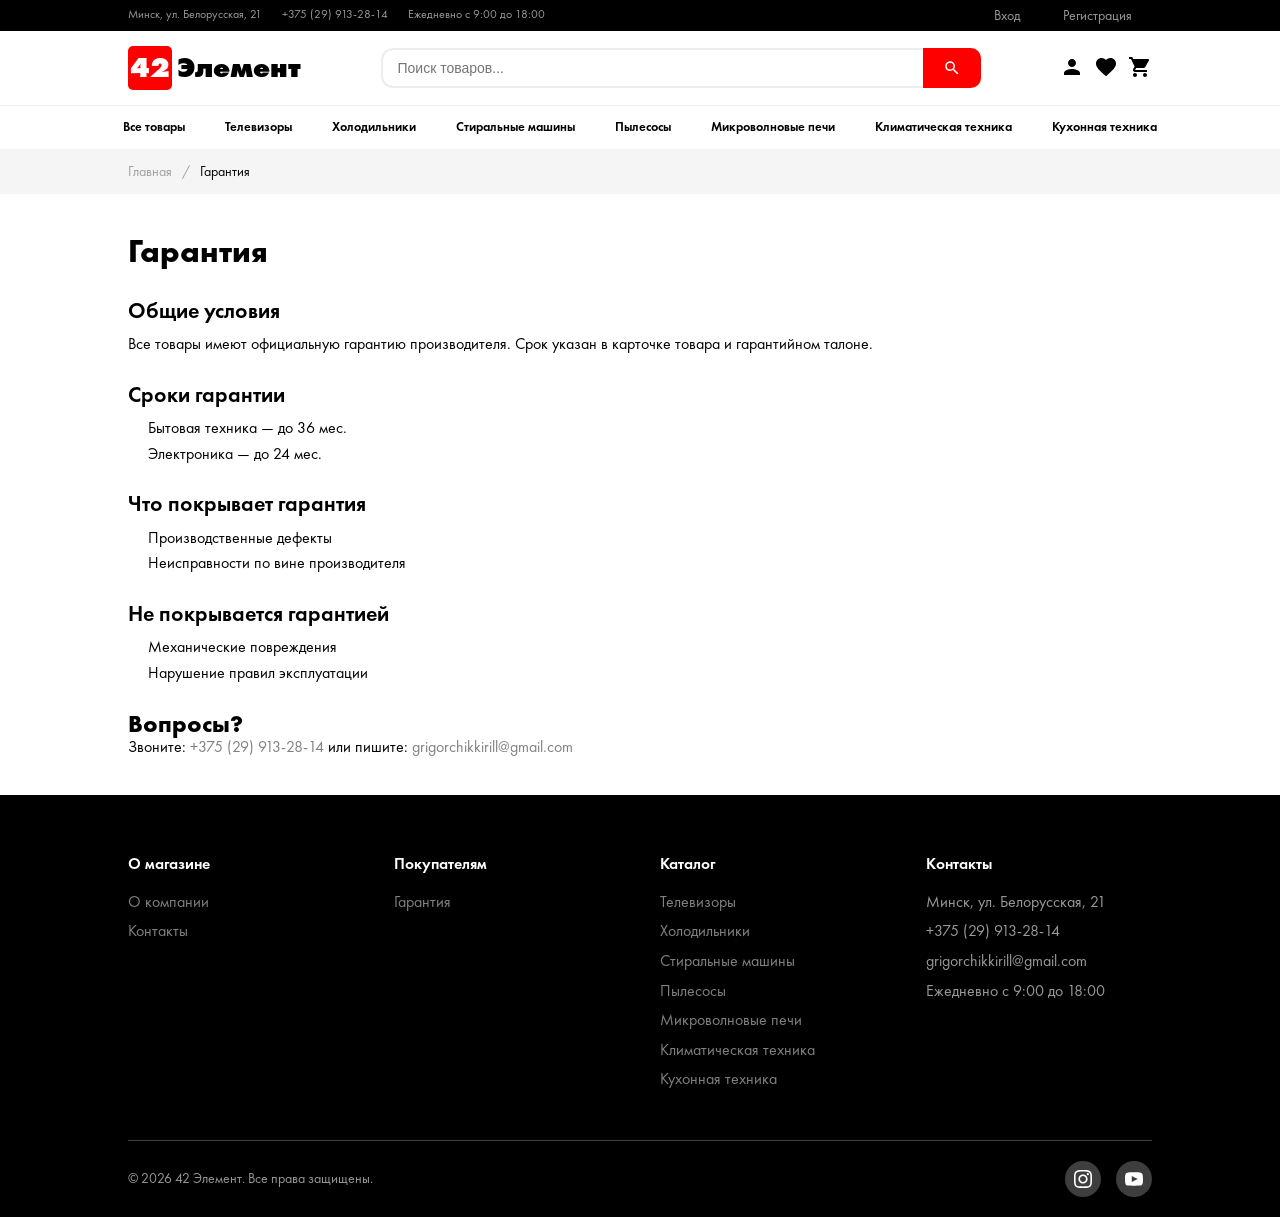
<file: guarantee.html>
<!DOCTYPE html>
<html lang="ru">

<head>
    <meta charset="UTF-8">
    <meta name="viewport" content="width=device-width, initial-scale=1.0">
    <title>Гарантия — 42 Элемент</title>
    <link rel="stylesheet" href="css/style.css">
</head>

<body>
    <header class="header">
        <div class="header__top">
            <div class="container header__top-content">
                <div class="header__contacts">
                    <span>Минск, ул. Белорусская, 21</span>
                    <span>+375 (29) 913-28-14</span>
                    <span>Ежедневно с 9:00 до 18:00</span>
                </div>
                <div class="header__user-area">
                    <a href="#" id="loginBtn">Вход</a>
                    <a href="#" id="registerBtn">Регистрация</a>
                </div>
            </div>
        </div>
        <div class="header__main">
            <div class="container header__main-content">
                <a href="index.html" class="header__logo">
                    <span class="header__logo-number">42</span><span class="header__logo-text">Элемент</span>
                </a>
                <button class="header__burger" id="burgerBtn" aria-label="Меню">
                    <span class="header__burger-line"></span>
                    <span class="header__burger-line"></span>
                    <span class="header__burger-line"></span>
                </button>
                <div class="header__search">
                    <input type="text" class="header__search-input" placeholder="Поиск товаров..." id="searchInput">
                    <button class="header__search-btn" id="searchBtn">
                        <svg viewBox="0 0 24 24">
                            <path
                                d="M15.5 14h-.79l-.28-.27C15.41 12.59 16 11.11 16 9.5 16 5.91 13.09 3 9.5 3S3 5.91 3 9.5 5.91 16 9.5 16c1.61 0 3.09-.59 4.23-1.57l.27.28v.79l5 4.99L20.49 19l-4.99-5zm-6 0C7.01 14 5 11.99 5 9.5S7.01 5 9.5 5 14 7.01 14 9.5 11.99 14 9.5 14z" />
                        </svg>
                    </button>
                </div>
                <div class="header__user-actions">
                    <a href="profile.html" class="header__user-btn" title="Профиль">
                        <svg viewBox="0 0 24 24">
                            <path
                                d="M12 12c2.21 0 4-1.79 4-4s-1.79-4-4-4-4 1.79-4 4 1.79 4 4 4zm0 2c-2.67 0-8 1.34-8 4v2h16v-2c0-2.66-5.33-4-8-4z" />
                        </svg>
                    </a>
                    <a href="favorites.html" class="header__user-btn" title="Избранное">
                        <svg viewBox="0 0 24 24">
                            <path
                                d="M12 21.35l-1.45-1.32C5.4 15.36 2 12.28 2 8.5 2 5.42 4.42 3 7.5 3c1.74 0 3.41.81 4.5 2.09C13.09 3.81 14.76 3 16.5 3 19.58 3 22 5.42 22 8.5c0 3.78-3.4 6.86-8.55 11.54L12 21.35z" />
                        </svg>
                    </a>
                    <a href="cart.html" class="header__user-btn" title="Корзина">
                        <svg viewBox="0 0 24 24">
                            <path
                                d="M7 18c-1.1 0-1.99.9-1.99 2S5.9 22 7 22s2-.9 2-2-.9-2-2-2zM1 2v2h2l3.6 7.59-1.35 2.45c-.16.28-.25.61-.25.96 0 1.1.9 2 2 2h12v-2H7.42c-.14 0-.25-.11-.25-.25l.03-.12.9-1.63h7.45c.75 0 1.41-.41 1.75-1.03l3.58-6.49c.08-.14.12-.31.12-.48 0-.55-.45-1-1-1H5.21l-.94-2H1zm16 16c-1.1 0-1.99.9-1.99 2s.89 2 1.99 2 2-.9 2-2-.9-2-2-2z" />
                        </svg>
                    </a>
                </div>
            </div>
        </div>
        <nav class="header__nav header__nav--bordered">
            <ul class="header__nav-list" id="categoryNav"></ul>
        </nav>
        <div class="header__mobile-menu" id="mobileMenu">
            <ul class="header__mobile-list" id="mobileNavList"></ul>
        </div>
    </header>

    <main>
        <div class="breadcrumbs">
            <div class="container">
                <ul class="breadcrumbs__list">
                    <li class="breadcrumbs__item"><a href="index.html" class="breadcrumbs__link">Главная</a></li>
                    <li class="breadcrumbs__item"><span>Гарантия</span></li>
                </ul>
            </div>
        </div>

        <section class="guarantee">
            <div class="container">
                <h1 class="guarantee__title">Гарантия</h1>
                <div class="guarantee__content">
                    <div class="guarantee__section">
                        <h2>Общие условия</h2>
                        <p>Все товары имеют официальную гарантию производителя. Срок указан в карточке товара и
                            гарантийном талоне.</p>
                    </div>
                    <div class="guarantee__section">
                        <h2>Сроки гарантии</h2>
                        <ul>
                            <li>Бытовая техника — до 36 мес.</li>
                            <li>Электроника — до 24 мес.</li>
                        </ul>
                    </div>
                    <div class="guarantee__section">
                        <h2>Что покрывает гарантия</h2>
                        <ul>
                            <li>Производственные дефекты</li>
                            <li>Неисправности по вине производителя</li>
                        </ul>
                    </div>
                    <div class="guarantee__section">
                        <h2>Не покрывается гарантией</h2>
                        <ul>
                            <li>Механические повреждения</li>
                            <li>Нарушение правил эксплуатации</li>
                        </ul>
                    </div>
                    <div class="guarantee__contacts">
                        <h2>Вопросы?</h2>
                        <p>Звоните: <a href="tel:+3752919132814">+375 (29) 913-28-14</a> или пишите: <a
                                href="mailto:grigorchikkirill@gmail.com">grigorchikkirill@gmail.com</a></p>
                    </div>
                </div>
            </div>
        </section>
    </main>

    <footer class="footer">
        <div class="container">
            <div class="footer__grid">
                <div class="footer__column">
                    <h3 class="footer__title">О магазине</h3>
                    <ul class="footer__list">
                        <li><a href="contacts.html">О компании</a></li>
                        <li><a href="contacts.html">Контакты</a></li>
                    </ul>
                </div>
                <div class="footer__column">
                    <h3 class="footer__title">Покупателям</h3>
                    <ul class="footer__list">
                        <li><a href="guarantee.html">Гарантия</a></li>
                    </ul>
                </div>
                <div class="footer__column">
                    <h3 class="footer__title">Каталог</h3>
                    <ul class="footer__list" id="footerCategories"></ul>
                </div>
                <div class="footer__column">
                    <h3 class="footer__title">Контакты</h3>
                    <ul class="footer__list">
                        <li>Минск, ул. Белорусская, 21</li>
                        <li>+375 (29) 913-28-14</li>
                        <li>grigorchikkirill@gmail.com</li>
                        <li>Ежедневно с 9:00 до 18:00</li>
                    </ul>
                </div>
            </div>
            <div class="footer__bottom">
                <p class="footer__copyright">© 2026 42 Элемент. Все права защищены.</p>
                <div class="footer__social">
                    <a href="https://www.instagram.com/b_u_g_hunt_er?igsh=aDk1eG8zNGNndms4"
                        class="footer__social-link"><svg viewBox="0 0 24 24">
                            <path
                                d="M12 2.163c3.204 0 3.584.012 4.85.07 3.252.148 4.771 1.691 4.919 4.919.058 1.265.069 1.645.069 4.849 0 3.205-.012 3.584-.069 4.849-.149 3.225-1.664 4.771-4.919 4.919-1.266.058-1.644.07-4.85.07-3.204 0-3.584-.012-4.849-.07-3.26-.149-4.771-1.699-4.919-4.92-.058-1.265-.07-1.644-.07-4.849 0-3.204.013-3.583.07-4.849.149-3.227 1.664-4.771 4.919-4.919 1.266-.057 1.645-.069 4.849-.069zm0-2.163c-3.259 0-3.667.014-4.947.072-4.358.2-6.78 2.618-6.98 6.98-.059 1.281-.073 1.689-.073 4.948 0 3.259.014 3.668.072 4.948.2 4.358 2.618 6.78 6.98 6.98 1.281.058 1.689.072 4.948.072 3.259 0 3.668-.014 4.948-.072 4.354-.2 6.782-2.618 6.979-6.98.059-1.28.073-1.689.073-4.948 0-3.259-.014-3.667-.072-4.947-.196-4.354-2.617-6.78-6.979-6.98-1.281-.059-1.69-.073-4.949-.073zm0 5.838c-3.403 0-6.162 2.759-6.162 6.162s2.759 6.163 6.162 6.163 6.162-2.759 6.162-6.163c0-3.403-2.759-6.162-6.162-6.162zm0 10.162c-2.209 0-4-1.79-4-4 0-2.209 1.791-4 4-4s4 1.791 4 4c0 2.21-1.791 4-4 4zm6.406-11.845c-.796 0-1.441.645-1.441 1.44s.645 1.44 1.441 1.44c.795 0 1.439-.645 1.439-1.44s-.644-1.44-1.439-1.44z" />
                        </svg></a>
                    <a href="https://youtube.com/@lord9604?si=tqdWQig7HFImamq1" class="footer__social-link"><svg
                            viewBox="0 0 24 24">
                            <path
                                d="M19.615 3.184c-3.604-.246-11.631-.245-15.23 0-3.897.266-4.356 2.62-4.385 8.816.029 6.185.484 8.549 4.385 8.816 3.6.245 11.626.246 15.23 0 3.897-.266 4.356-2.62 4.385-8.816-.029-6.185-.484-8.549-4.385-8.816zm-10.615 12.816v-8l8 3.993-8 4.007z" />
                        </svg></a>
                </div>
            </div>
        </div>
    </footer>

    <div class="notification" id="notification"></div>
    <script src="js/main.js"></script>
</body>

</html>
</file>
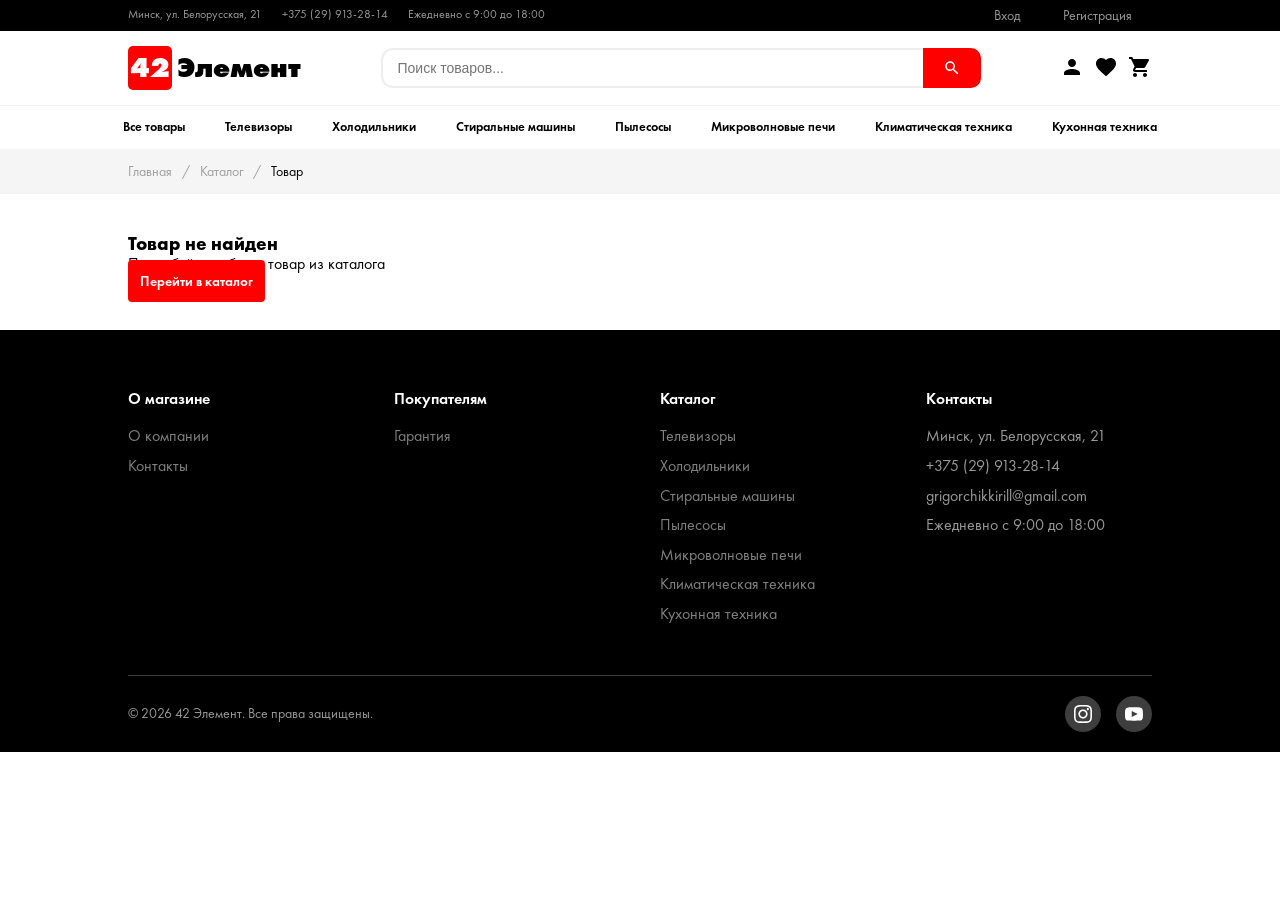
<file: product.html>
<!DOCTYPE html>
<html lang="ru">

<head>
    <meta charset="UTF-8">
    <meta name="viewport" content="width=device-width, initial-scale=1.0">
    <title>Товар — 42 Элемент</title>
    <link rel="stylesheet" href="css/style.css">
</head>

<body>
    <header class="header">
        <div class="header__top">
            <div class="container header__top-content">
                <div class="header__contacts">
                    <span>Минск, ул. Белорусская, 21</span>
                    <span>+375 (29) 913-28-14</span>
                    <span>Ежедневно с 9:00 до 18:00</span>
                </div>
                <div class="header__user-area">
                    <a href="#" id="loginBtn">Вход</a>
                    <a href="#" id="registerBtn">Регистрация</a>
                </div>
            </div>
        </div>
        <div class="header__main">
            <div class="container header__main-content">
                <a href="index.html" class="header__logo">
                    <span class="header__logo-number">42</span><span class="header__logo-text">Элемент</span>
                </a>
                <button class="header__burger" id="burgerBtn" aria-label="Меню">
                    <span class="header__burger-line"></span>
                    <span class="header__burger-line"></span>
                    <span class="header__burger-line"></span>
                </button>
                <div class="header__search">
                    <input type="text" class="header__search-input" placeholder="Поиск товаров..." id="searchInput">
                    <button class="header__search-btn" id="searchBtn">
                        <svg viewBox="0 0 24 24">
                            <path
                                d="M15.5 14h-.79l-.28-.27C15.41 12.59 16 11.11 16 9.5 16 5.91 13.09 3 9.5 3S3 5.91 3 9.5 5.91 16 9.5 16c1.61 0 3.09-.59 4.23-1.57l.27.28v.79l5 4.99L20.49 19l-4.99-5zm-6 0C7.01 14 5 11.99 5 9.5S7.01 5 9.5 5 14 7.01 14 9.5 11.99 14 9.5 14z" />
                        </svg>
                    </button>
                </div>
                <div class="header__user-actions">
                    <a href="profile.html" class="header__user-btn" title="Профиль">
                        <svg viewBox="0 0 24 24">
                            <path
                                d="M12 12c2.21 0 4-1.79 4-4s-1.79-4-4-4-4 1.79-4 4 1.79 4 4 4zm0 2c-2.67 0-8 1.34-8 4v2h16v-2c0-2.66-5.33-4-8-4z" />
                        </svg>
                    </a>
                    <a href="favorites.html" class="header__user-btn" title="Избранное">
                        <svg viewBox="0 0 24 24">
                            <path
                                d="M12 21.35l-1.45-1.32C5.4 15.36 2 12.28 2 8.5 2 5.42 4.42 3 7.5 3c1.74 0 3.41.81 4.5 2.09C13.09 3.81 14.76 3 16.5 3 19.58 3 22 5.42 22 8.5c0 3.78-3.4 6.86-8.55 11.54L12 21.35z" />
                        </svg>
                    </a>
                    <a href="cart.html" class="header__user-btn" title="Корзина">
                        <svg viewBox="0 0 24 24">
                            <path
                                d="M7 18c-1.1 0-1.99.9-1.99 2S5.9 22 7 22s2-.9 2-2-.9-2-2-2zM1 2v2h2l3.6 7.59-1.35 2.45c-.16.28-.25.61-.25.96 0 1.1.9 2 2 2h12v-2H7.42c-.14 0-.25-.11-.25-.25l.03-.12.9-1.63h7.45c.75 0 1.41-.41 1.75-1.03l3.58-6.49c.08-.14.12-.31.12-.48 0-.55-.45-1-1-1H5.21l-.94-2H1zm16 16c-1.1 0-1.99.9-1.99 2s.89 2 1.99 2 2-.9 2-2-.9-2-2-2z" />
                        </svg>
                    </a>
                </div>
            </div>
        </div>
        <nav class="header__nav header__nav--bordered">
            <ul class="header__nav-list" id="categoryNav"></ul>
        </nav>
        <div class="header__mobile-menu" id="mobileMenu">
            <ul class="header__mobile-list" id="mobileNavList"></ul>
        </div>
    </header>

    <main>
        <div class="breadcrumbs">
            <div class="container">
                <ul class="breadcrumbs__list">
                    <li class="breadcrumbs__item"><a href="index.html" class="breadcrumbs__link">Главная</a></li>
                    <li class="breadcrumbs__item"><a href="catalog.html" class="breadcrumbs__link">Каталог</a></li>
                    <li class="breadcrumbs__item"><span id="breadcrumbProduct">Товар</span></li>
                </ul>
            </div>
        </div>

        <section class="product-page">
            <div class="container">
                <div class="product-page__content" id="productContent">
                    <!-- Загружается динамически через main.js -->
                </div>
            </div>
        </section>
    </main>

    <footer class="footer">
        <div class="container">
            <div class="footer__grid">
                <div class="footer__column">
                    <h3 class="footer__title">О магазине</h3>
                    <ul class="footer__list">
                        <li><a href="contacts.html">О компании</a></li>
                        <li><a href="contacts.html">Контакты</a></li>
                    </ul>
                </div>
                <div class="footer__column">
                    <h3 class="footer__title">Покупателям</h3>
                    <ul class="footer__list">
                        <li><a href="guarantee.html">Гарантия</a></li>
                    </ul>
                </div>
                <div class="footer__column">
                    <h3 class="footer__title">Каталог</h3>
                    <ul class="footer__list" id="footerCategories"></ul>
                </div>
                <div class="footer__column">
                    <h3 class="footer__title">Контакты</h3>
                    <ul class="footer__list">
                        <li>Минск, ул. Белорусская, 21</li>
                        <li>+375 (29) 913-28-14</li>
                        <li>grigorchikkirill@gmail.com</li>
                        <li>Ежедневно с 9:00 до 18:00</li>
                    </ul>
                </div>
            </div>
            <div class="footer__bottom">
                <p class="footer__copyright">© 2026 42 Элемент. Все права защищены.</p>
                <div class="footer__social">
                    <a href="https://www.instagram.com/b_u_g_hunt_er?igsh=aDk1eG8zNGNndms4"
                        class="footer__social-link"><svg viewBox="0 0 24 24">
                            <path
                                d="M12 2.163c3.204 0 3.584.012 4.85.07 3.252.148 4.771 1.691 4.919 4.919.058 1.265.069 1.645.069 4.849 0 3.205-.012 3.584-.069 4.849-.149 3.225-1.664 4.771-4.919 4.919-1.266.058-1.644.07-4.85.07-3.204 0-3.584-.012-4.849-.07-3.26-.149-4.771-1.699-4.919-4.92-.058-1.265-.07-1.644-.07-4.849 0-3.204.013-3.583.07-4.849.149-3.227 1.664-4.771 4.919-4.919 1.266-.057 1.645-.069 4.849-.069zm0-2.163c-3.259 0-3.667.014-4.947.072-4.358.2-6.78 2.618-6.98 6.98-.059 1.281-.073 1.689-.073 4.948 0 3.259.014 3.668.072 4.948.2 4.358 2.618 6.78 6.98 6.98 1.281.058 1.689.072 4.948.072 3.259 0 3.668-.014 4.948-.072 4.354-.2 6.782-2.618 6.979-6.98.059-1.28.073-1.689.073-4.948 0-3.259-.014-3.667-.072-4.947-.196-4.354-2.617-6.78-6.979-6.98-1.281-.059-1.69-.073-4.949-.073zm0 5.838c-3.403 0-6.162 2.759-6.162 6.162s2.759 6.163 6.162 6.163 6.162-2.759 6.162-6.163c0-3.403-2.759-6.162-6.162-6.162zm0 10.162c-2.209 0-4-1.79-4-4 0-2.209 1.791-4 4-4s4 1.791 4 4c0 2.21-1.791 4-4 4zm6.406-11.845c-.796 0-1.441.645-1.441 1.44s.645 1.44 1.441 1.44c.795 0 1.439-.645 1.439-1.44s-.644-1.44-1.439-1.44z" />
                        </svg></a>
                    <a href="https://youtube.com/@lord9604?si=tqdWQig7HFImamq1" class="footer__social-link"><svg
                            viewBox="0 0 24 24">
                            <path
                                d="M19.615 3.184c-3.604-.246-11.631-.245-15.23 0-3.897.266-4.356 2.62-4.385 8.816.029 6.185.484 8.549 4.385 8.816 3.6.245 11.626.246 15.23 0 3.897-.266 4.356-2.62 4.385-8.816-.029-6.185-.484-8.549-4.385-8.816zm-10.615 12.816v-8l8 3.993-8 4.007z" />
                        </svg></a>
                </div>
            </div>
        </div>
    </footer>

    <div class="notification" id="notification"></div>
    <script src="js/main.js"></script>
</body>

</html>
</file>
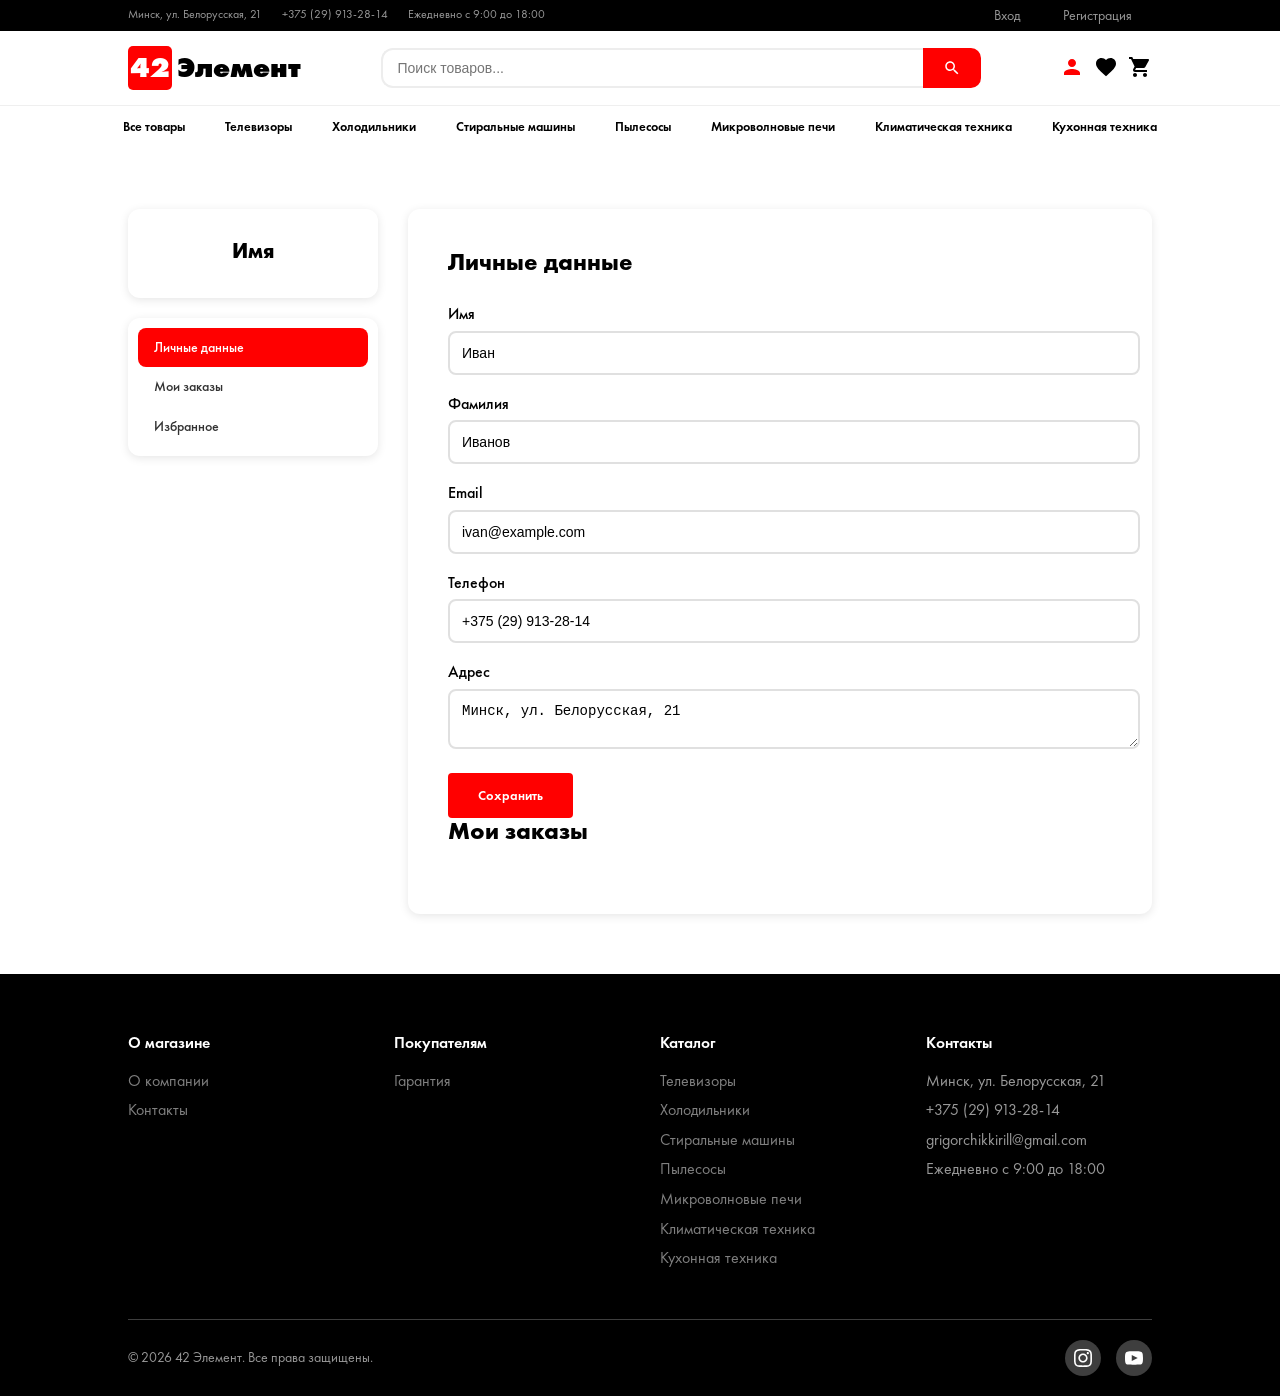
<file: profile.html>
<!DOCTYPE html>
<html lang="ru">

<head>
    <meta charset="UTF-8">
    <meta name="viewport" content="width=device-width, initial-scale=1.0">
    <title>Профиль — 42 Элемент</title>
    <link rel="stylesheet" href="css/style.css">
    <link rel="stylesheet" href="css/profile.css">
</head>

<body>
    <header class="header">
        <div class="header__top">
            <div class="container header__top-content">
                <div class="header__contacts">
                    <span>Минск, ул. Белорусская, 21</span>
                    <span>+375 (29) 913-28-14</span>
                    <span>Ежедневно с 9:00 до 18:00</span>
                </div>
                <div class="header__user-area">
                    <a href="#" id="loginBtn">Вход</a>
                    <a href="#" id="registerBtn">Регистрация</a>
                </div>
            </div>
        </div>
        <div class="header__main">
            <div class="container header__main-content">
                <a href="index.html" class="header__logo">
                    <span class="header__logo-number">42</span><span class="header__logo-text">Элемент</span>
                </a>
                <button class="header__burger" id="burgerBtn" aria-label="Меню">
                    <span class="header__burger-line"></span>
                    <span class="header__burger-line"></span>
                    <span class="header__burger-line"></span>
                </button>
                <div class="header__search">
                    <input type="text" class="header__search-input" placeholder="Поиск товаров..." id="searchInput">
                    <button class="header__search-btn" id="searchBtn">
                        <svg viewBox="0 0 24 24">
                            <path
                                d="M15.5 14h-.79l-.28-.27C15.41 12.59 16 11.11 16 9.5 16 5.91 13.09 3 9.5 3S3 5.91 3 9.5 5.91 16 9.5 16c1.61 0 3.09-.59 4.23-1.57l.27.28v.79l5 4.99L20.49 19l-4.99-5zm-6 0C7.01 14 5 11.99 5 9.5S7.01 5 9.5 5 14 7.01 14 9.5 11.99 14 9.5 14z" />
                        </svg>
                    </button>
                </div>
                <div class="header__user-actions">
                    <a href="profile.html" class="header__user-btn active" title="Профиль">
                        <svg viewBox="0 0 24 24">
                            <path
                                d="M12 12c2.21 0 4-1.79 4-4s-1.79-4-4-4-4 1.79-4 4 1.79 4 4 4zm0 2c-2.67 0-8 1.34-8 4v2h16v-2c0-2.66-5.33-4-8-4z" />
                        </svg>
                    </a>
                    <a href="favorites.html" class="header__user-btn" title="Избранное">
                        <svg viewBox="0 0 24 24">
                            <path
                                d="M12 21.35l-1.45-1.32C5.4 15.36 2 12.28 2 8.5 2 5.42 4.42 3 7.5 3c1.74 0 3.41.81 4.5 2.09C13.09 3.81 14.76 3 16.5 3 19.58 3 22 5.42 22 8.5c0 3.78-3.4 6.86-8.55 11.54L12 21.35z" />
                        </svg>
                    </a>
                    <a href="cart.html" class="header__user-btn" title="Корзина">
                        <svg viewBox="0 0 24 24">
                            <path
                                d="M7 18c-1.1 0-1.99.9-1.99 2S5.9 22 7 22s2-.9 2-2-.9-2-2-2zM1 2v2h2l3.6 7.59-1.35 2.45c-.16.28-.25.61-.25.96 0 1.1.9 2 2 2h12v-2H7.42c-.14 0-.25-.11-.25-.25l.03-.12.9-1.63h7.45c.75 0 1.41-.41 1.75-1.03l3.58-6.49c.08-.14.12-.31.12-.48 0-.55-.45-1-1-1H5.21l-.94-2H1zm16 16c-1.1 0-1.99.9-1.99 2s.89 2 1.99 2 2-.9 2-2-.9-2-2-2z" />
                        </svg>
                    </a>
                </div>
            </div>
        </div>
        <nav class="header__nav header__nav--bordered">
            <ul class="header__nav-list" id="categoryNav"></ul>
        </nav>
        <div class="header__mobile-menu" id="mobileMenu">
            <ul class="header__mobile-list" id="mobileNavList"></ul>
        </div>
    </header>

    <main>
        <section class="profile">
            <div class="container">
                <div class="profile__grid">
                    <aside class="profile__sidebar">
                        <div class="profile__card">
                            <h2 class="profile__name" id="userName">Иван Иванов</h2>
                            <p class="profile__email" id="userEmail">grigorchikkirill@gmail.com</p>
                        </div>
                        <nav class="profile__menu">
                            <a href="profile.html#info" class="profile__menu-link active" data-section="info">Личные
                                данные</a>
                            <a href="profile.html#orders" class="profile__menu-link" data-section="orders">Мои
                                заказы</a>
                            <a href="favorites.html" class="profile__menu-link">Избранное</a>
                        </nav>
                    </aside>
                    <div class="profile__content">
                        <div class="profile__section active" id="info-section">
                            <h2 class="profile__section-title">Личные данные</h2>
                            <form class="profile__form" id="profileForm">
                                <div class="profile__form-group"><label>Имя</label><input type="text" id="firstName"
                                        value="Иван"></div>
                                <div class="profile__form-group"><label>Фамилия</label><input type="text" id="lastName"
                                        value="Иванов"></div>
                                <div class="profile__form-group"><label>Email</label><input type="email" id="email"
                                        value="ivan@example.com"></div>
                                <div class="profile__form-group"><label>Телефон</label><input type="tel" id="phone"
                                        value="+375 (29) 913-28-14"></div>
                                <div class="profile__form-group"><label>Адрес</label><textarea
                                        id="address">Минск, ул. Белорусская, 21</textarea></div>
                                <button type="submit" class="profile__btn">Сохранить</button>
                            </form>
                        </div>
                        <div class="profile__section" id="orders-section">
                            <h2 class="profile__section-title">Мои заказы</h2>
                            <div class="profile__orders" id="ordersList"></div>
                        </div>
                    </div>
                </div>
            </div>
        </section>
    </main>

    <footer class="footer">
        <div class="container">
            <div class="footer__grid">
                <div class="footer__column">
                    <h3 class="footer__title">О магазине</h3>
                    <ul class="footer__list">
                        <li><a href="contacts.html">О компании</a></li>
                        <li><a href="contacts.html">Контакты</a></li>
                    </ul>
                </div>
                <div class="footer__column">
                    <h3 class="footer__title">Покупателям</h3>
                    <ul class="footer__list">
                        <li><a href="guarantee.html">Гарантия</a></li>
                    </ul>
                </div>
                <div class="footer__column">
                    <h3 class="footer__title">Каталог</h3>
                    <ul class="footer__list" id="footerCategories"></ul>
                </div>
                <div class="footer__column">
                    <h3 class="footer__title">Контакты</h3>
                    <ul class="footer__list">
                        <li>Минск, ул. Белорусская, 21</li>
                        <li>+375 (29) 913-28-14</li>
                        <li>grigorchikkirill@gmail.com</li>
                        <li>Ежедневно с 9:00 до 18:00</li>
                    </ul>
                </div>
            </div>
            <div class="footer__bottom">
                <p class="footer__copyright">© 2026 42 Элемент. Все права защищены.</p>
                <div class="footer__social">
                    <a href="https://www.instagram.com/b_u_g_hunt_er?igsh=aDk1eG8zNGNndms4"
                        class="footer__social-link"><svg viewBox="0 0 24 24">
                            <path
                                d="M12 2.163c3.204 0 3.584.012 4.85.07 3.252.148 4.771 1.691 4.919 4.919.058 1.265.069 1.645.069 4.849 0 3.205-.012 3.584-.069 4.849-.149 3.225-1.664 4.771-4.919 4.919-1.266.058-1.644.07-4.85.07-3.204 0-3.584-.012-4.849-.07-3.26-.149-4.771-1.699-4.919-4.92-.058-1.265-.07-1.644-.07-4.849 0-3.204.013-3.583.07-4.849.149-3.227 1.664-4.771 4.919-4.919 1.266-.057 1.645-.069 4.849-.069zm0-2.163c-3.259 0-3.667.014-4.947.072-4.358.2-6.78 2.618-6.98 6.98-.059 1.281-.073 1.689-.073 4.948 0 3.259.014 3.668.072 4.948.2 4.358 2.618 6.78 6.98 6.98 1.281.058 1.689.072 4.948.072 3.259 0 3.668-.014 4.948-.072 4.354-.2 6.782-2.618 6.979-6.98.059-1.28.073-1.689.073-4.948 0-3.259-.014-3.667-.072-4.947-.196-4.354-2.617-6.78-6.979-6.98-1.281-.059-1.69-.073-4.949-.073zm0 5.838c-3.403 0-6.162 2.759-6.162 6.162s2.759 6.163 6.162 6.163 6.162-2.759 6.162-6.163c0-3.403-2.759-6.162-6.162-6.162zm0 10.162c-2.209 0-4-1.79-4-4 0-2.209 1.791-4 4-4s4 1.791 4 4c0 2.21-1.791 4-4 4zm6.406-11.845c-.796 0-1.441.645-1.441 1.44s.645 1.44 1.441 1.44c.795 0 1.439-.645 1.439-1.44s-.644-1.44-1.439-1.44z" />
                        </svg></a>
                    <a href="https://youtube.com/@lord9604?si=tqdWQig7HFImamq1" class="footer__social-link"><svg
                            viewBox="0 0 24 24">
                            <path
                                d="M19.615 3.184c-3.604-.246-11.631-.245-15.23 0-3.897.266-4.356 2.62-4.385 8.816.029 6.185.484 8.549 4.385 8.816 3.6.245 11.626.246 15.23 0 3.897-.266 4.356-2.62 4.385-8.816-.029-6.185-.484-8.549-4.385-8.816zm-10.615 12.816v-8l8 3.993-8 4.007z" />
                        </svg></a>
                </div>
            </div>
        </div>
    </footer>

    <div class="notification" id="notification"></div>
    <script src="js/main.js"></script>
    <script src="js/profile.js"></script>
</body>

</html>
</file>
<file: css/style.css>
@font-face {
  font-family: "Futura PT";
  src: url("../fonts/futura-book/FuturaPTBook.otf") format("woff2");
  font-weight: 400;
  font-style: normal;
}

@font-face {
  font-family: "Futura PT";
  src: url("../fonts/futura-book/FuturaPTBookOblique.otf") format("woff2");
  font-weight: 400;
  font-style: italic;
}

@font-face {
  font-family: "Futura PT";
  src: url("../fonts/futura-book/FuturaPTMedium.otf") format("woff2");
  font-weight: 500;
  font-style: normal;
}

@font-face {
  font-family: "Futura PT";
  src: url("../fonts/futura-book/FuturaPTMediumOblique.otf") format("woff2");
  font-weight: 500;
  font-style: italic;
}

@font-face {
  font-family: "Futura PT";
  src: url("../fonts/futura-book/FuturaPTDemi.otf") format("woff2");
  font-weight: 600;
  font-style: normal;
}

@font-face {
  font-family: "Futura PT";
  src: url("../fonts/futura-book/FuturaPTDemiOblique.otf") format("woff2");
  font-weight: 600;
  font-style: italic;
}

@font-face {
  font-family: "Futura PT";
  src: url("../fonts/futura-book/FuturaPTBold.otf") format("woff2");
  font-weight: 700;
  font-style: normal;
}

@font-face {
  font-family: "Futura PT";
  src: url("../fonts/futura-book/FuturaPTBoldOblique.otf") format("woff2");
  font-weight: 700;
  font-style: italic;
}

@font-face {
  font-family: "Futura PT";
  src: url("../fonts/futura-book/FuturaPTExtraBold.otf") format("woff2");
  font-weight: 900;
  font-style: normal;
}

@font-face {
  font-family: "Futura PT";
  src: url("../fonts/futura-book/FuturaPTExtraBoldOblique.otf") format("woff2");
  font-weight: 900;
  font-style: italic;
}

* {
  margin: 0;
  padding: 0;
}

html {
  font-size: 16px;
}

body {
  font-family: "Futura PT", "Arial", sans-serif;
  line-height: 1.1;
  color: black;
  background: white;
}

a {
  text-decoration: none;
  color: grey;
}

ul {
  list-style: none;
}

img {
  max-width: 100%;
  display: block;
}

button {
  font-family: inherit;
  cursor: pointer;
  border: none;
}

.container {
  max-width: 80%;
  margin: 0 auto;
  padding: 0 15px;
}

.breadcrumbs {
  padding: 15px 0;
  background: whitesmoke;
}

.breadcrumbs__list {
  display: flex;
  gap: 10px;
  font-size: 14px;
}

.breadcrumbs__item:not(:last-child)::after {
  content: "/";
  margin-left: 10px;
  color: #9f9f9f;
}

.breadcrumbs__link {
  color: #9f9f9f;
}

.breadcrumbs__link:hover {
  color: red;
}

.section {
  padding: 40px 0;
}

.section__header {
  margin-bottom: 30px;
  gap: 10px;
}

.section__title {
  font-size: 32px;
  font-weight: 700;
}

.section__link {
  color: red;
  font-weight: 500;
}

.header {
  background: white;
  position: static;
}

.header__top {
  background: black;
  padding: 8px 0;
  font-size: 12px;
  color: #999999;
}

.header__top-content {
  display: flex;
  justify-content: space-between;
}

.header__contacts {
  display: flex;
  gap: 20px;
}

.header__user-area a {
  margin: 0 20px;
  font-size: 14px;
  color: inherit;
  transition: color 0.3s;
}

.header__user-area a:hover {
  color: red;
}

.header__main {
  padding: 15px 0;
}

.header__main-content {
  display: flex;
  align-items: center;
  justify-content: space-between;
  gap: 20px;
}

.header__logo {
  font-size: 28px;
  font-weight: 900;
  display: flex;
  align-items: center;
  gap: 5px;
  white-space: nowrap;
}

.header__logo-number {
  background: red;
  color: white;
  width: 44px;
  height: 44px;
  display: flex;
  align-items: center;
  justify-content: center;
  border-radius: 5px;
}

.header__logo-text {
  color: black;
}

.header__search {
  flex: 1;
  display: flex;
  max-width: 600px;
  margin: 0 auto;
}

.header__search-input {
  flex: 1;
  padding: 10px 15px;
  border: 2px solid #ededed;
  border-right: none;
  border-radius: 12px 0 0 12px;
  font-size: 14px;
  outline: none;
  background: #fff;
  transition: background 0.2s, border-color 0.2s;
}

.header__search-input:hover {
  background: #f5f5f5;
}

.header__search-input:focus {
  background: #e0dfdf;
  border-color: #ccc;
}

.header__search-btn {
  background: red;
  border: none;
  padding: 10px 20px;
  border-radius: 0 10px 10px 0;
  display: flex;
  align-items: center;
}

.header__search-btn svg {
  width: 18px;
  height: 18px;
  fill: white;
}

.header__user-actions {
  display: flex;
  gap: 10px;
}

.header__user-btn svg {
  width: 24px;
  height: 24px;
  fill: black;
}

.header__user-btn:hover,
.header__user-btn.active {
  color: red;
}

.header__user-btn[title=Профиль]:hover svg,
.header__user-btn[title=Корзина]:hover svg,
.header__user-btn[title=Избранное]:hover svg,
.header__user-btn[title=Профиль].active svg,
.header__user-btn[title=Корзина].active svg,
.header__user-btn[title=Избранное].active svg {
  fill: red;
}

.header__burger {
  display: none;
}

.header__mobile-overlay {
  display: none;
}

.header__mobile-menu {
  display: none;
}

.header__nav--bordered {
  border-top: 1px solid #e9e9e9bb;
}

.header__nav-list {
  display: flex;
  justify-content: center;
  flex-wrap: wrap;
}

.header__nav-item a {
  display: block;
  padding: 14px 20px;
  font-weight: 600;
  font-size: 13px;
  color: black;
  transition: color 0.3s;
}

.header__nav-item a:hover {
  color: red;
}

@media (max-width: 575px) {
  .header__contacts {
    display: none;
  }

  .header__main-content {
    flex-wrap: wrap;
  }

  .header__search {
    order: 3;
    flex-basis: 100%;
    margin: 10px 0 0;
  }

  .header__user-actions {
    order: 2;
  }

  .header__nav {
    display: none;
  }

  .header__burger {
    display: flex;
    flex-direction: column;
    justify-content: space-around;
    width: 30px;
    height: 24px;
    background: transparent;
    border: none;
    cursor: pointer;
    padding: 0;
    z-index: 1001;
  }

  .header__burger-line {
    width: 100%;
    height: 3px;
    background: black;
    border-radius: 2px;
    transition: all 0.3s ease;
  }

  .header__burger.active .header__burger-line:nth-child(1) {
    transform: rotate(45deg) translate(5px, 5px);
  }

  .header__burger.active .header__burger-line:nth-child(2) {
    opacity: 0;
  }

  .header__burger.active .header__burger-line:nth-child(3) {
    transform: rotate(-44deg) translate(6px, -6px);
  }

  .header__mobile-menu {
    display: block;
    position: fixed;
    top: 0;
    left: -100%;
    width: 80%;
    height: 100vh;
    background: white;
    z-index: 1000;
    transition: left 0.3s ease;
    padding: 80px 20px 20px;
    box-shadow: 2px 0 10px rgba(0, 0, 0, 0.1);
  }

  .header__mobile-menu.active {
    left: 0;
  }

  .header__mobile-list {
    display: flex;
    flex-direction: column;
    gap: 15px;
  }

  .header__mobile-list a {
    font-size: 18px;
    font-weight: 600;
    color: black;
    padding: 10px 0;
    border-bottom: 1px solid #eee;
  }

  .header__mobile-overlay {
    position: fixed;
    top: 0;
    left: 0;
    width: 100%;
    height: 100%;
    background: rgba(0, 0, 0, 0.5);
    z-index: 999;
    opacity: 0;
    visibility: hidden;
    transition: opacity 0.3s ease, visibility 0.3s ease;
  }

  .header__mobile-overlay.active {
    opacity: 1;
    visibility: visible;
  }
}

.footer {
  background: black;
  color: #999;
  padding: 60px 0 20px;
}

.footer__grid {
  display: grid;
  grid-template-columns: repeat(auto-fit, minmax(200px, 1fr));
  gap: 40px;
  margin-bottom: 40px;
}

.footer__title {
  color: white;
  font-size: 16px;
  font-weight: 600;
  margin-bottom: 20px;
}

.footer__list li {
  margin-bottom: 12px;
}

.footer__list a:hover {
  color: red;
}

.footer__bottom {
  border-top: 1px solid #3e3e3e;
  padding-top: 20px;
  display: flex;
  justify-content: space-between;
  align-items: center;
  flex-wrap: wrap;
  gap: 20px;
}

.footer__copyright {
  font-size: 14px;
}

.footer__social {
  display: flex;
  gap: 15px;
}

.footer__social-link {
  width: 36px;
  height: 36px;
  background: #3e3e3e;
  border-radius: 50%;
  display: flex;
  align-items: center;
  justify-content: center;
  transition: background 0.3s;
}

.footer__social-link:hover {
  background: red;
}

.footer__social-link svg {
  width: 18px;
  height: 18px;
  fill: white;
}

@media (max-width: 576px) {
  .footer__grid {
    grid-template-columns: 100%;
  }
}

.products__grid {
  display: grid;
  grid-template-columns: repeat(auto-fill, minmax(250px, 1fr));
  gap: 20px;
}

.products__card {
  background: white;
  border-radius: 8px;
  padding: 20px;
  box-shadow: 0 2px 10px rgba(0, 0, 0, 0.1);
  transition: transform 0.2s, box-shadow 0.2s;
  cursor: pointer;
  display: flex;
  flex-direction: column;
}

.products__card:hover {
  transform: translateY(-10px);
  box-shadow: 0 15px 30px rgba(0, 0, 0, 0.6);
}

.products__image {
  height: 200px;
  display: flex;
  align-items: center;
  justify-content: center;
  background: rgba(227, 211, 250, 0.34);
  border-radius: 8px;
  margin-bottom: 15px;
  overflow: hidden;
}

.products__image img {
  max-height: 100%;
  object-fit: contain;
  transition: transform 0.3s linear;
}

.products__card:hover .products__image img {
  transform: scale(1.1);
}

.products__name {
  font-size: 16px;
  font-weight: 600;
  margin-bottom: 8px;
}

.products__description {
  font-size: 13px;
  color: rgba(104, 104, 104, 0.68);
  margin-bottom: 12px;
}

.products__price {
  font-size: 20px;
  font-weight: 700;
  color: red;
  margin-bottom: 15px;
}

.products__actions {
  display: flex;
  gap: 10px;
}

.products__btn {
  flex: 1;
  padding: 12px;
  border-radius: 4px;
  font-weight: 600;
  font-size: 14px;
  text-align: center;
  transition: background 0.2s;
}

.products__btn--primary {
  background: red;
  color: white;
}

.products__btn--primary:hover {
  background: #b01e1e;
}

.products__btn--secondary {
  background: rgba(233, 232, 232, 0.68);
  color: #343333;
}

.products__btn--secondary:hover {
  background: #b9b7b7;
}

.categories__grid {
  display: grid;
  grid-template-columns: repeat(auto-fill, minmax(200px, 1fr));
  gap: 20px;
  margin-top: 30px;
}

.categories__card {
  background: white;
  border: 1px solid #e0e0e0;
  border-radius: 8px;
  padding: 25px;
  text-align: center;
  transition: transform 0.2s, box-shadow 0.2s;
  display: block;
  color: black;
}

.categories__card:hover {
  transform: translateY(-10px);
  box-shadow: 0 20px 25px rgba(0, 0, 0, 0.3);
  border-color: red;
}

.categories__name {
  font-size: 16px;
  font-weight: 600;
  margin-bottom: 8px;
}

.categories__count {
  font-size: 13px;
  color: rgba(69, 68, 68, 0.68);
}

.notification {
  position: fixed;
  bottom: 20px;
  right: 20px;
  background: #171717;
  color: white;
  padding: 15px 25px;
  border-radius: 4px;
  z-index: 1000;
  opacity: 0;
  transition: opacity 0.3s;
  pointer-events: none;
}

.notification.active {
  opacity: 1;
}

.notification--success {
  border-left: 4px solid #2ecc71;
}

.notification--error {
  border-left: 4px solid #f02a14;
}

.hero {
  background: linear-gradient(135deg, #333, #6e6e6e);
  padding: 60px 0;
  color: white;
}

.hero__content {
  display: flex;
  align-items: center;
  gap: 50px;
  flex-wrap: wrap;
}

.hero__text {
  flex: 1;
}

.hero__title {
  font-size: 48px;
  font-weight: 900;
  margin-bottom: 20px;
  line-height: 1.2;
}

.hero__title span {
  color: red;
}

.hero__subtitle {
  font-size: 20px;
  margin-bottom: 30px;
  opacity: 0.9;
}

.hero__btn {
  display: inline-block;
  background: red;
  color: white;
  padding: 15px 40px;
  border-radius: 4px;
  font-weight: 600;
  font-size: 16px;
  transition: background 0.2s;
}

.hero__btn:hover {
  background: #cc0000;
}

.hero__image {
  flex: 1;
  text-align: center;
}

.hero__image img {
  max-width: 400px;
  height: auto;
  transition: transform 0.3s ease;
}

.hero__image:hover img {
  transform: scale(1.5);
}

@media (max-width: 768px) {
  .hero__image {
    display: none;
  }
}

@media (max-width: 576px) {
  .hero__title {
    font-size: 28px;
  }
}

.features {
  background: #fff;
  padding: 30px 0;
}

.features__grid {
  display: grid;
  grid-template-columns: repeat(auto-fit, minmax(200px, 1fr));
  gap: 20px;
  text-align: center;
}

.features__icon {
  width: 60px;
  height: 60px;
  background: #f5f5f5;
  border-radius: 50%;
  display: flex;
  align-items: center;
  justify-content: center;
  margin: 0 auto 15px;
}

.features__icon svg {
  width: 28px;
  height: 28px;
  fill: red;
}

.features__text h4 {
  font-size: 16px;
  margin-bottom: 8px;
}

.features__text p {
  font-size: 14px;
  color: #656565;
}

.promo {
  background: linear-gradient(90deg, red, #fb8022);
  padding: 40px 0;
  color: white;
}

.promo__content {
  display: flex;
  align-items: center;
  justify-content: space-between;
  gap: 30px;
  flex-wrap: wrap;
}

.promo__title {
  font-size: 32px;
  font-weight: 700;
  margin-bottom: 10px;
}

.promo__subtitle {
  font-size: 18px;
  opacity: 0.9;
}

.promo__form {
  display: flex;
  gap: 10px;
  flex-wrap: wrap;
}

.promo__input {
  padding: 15px 20px;
  border: none;
  border-radius: 4px;
  width: 300px;
  font-size: 14px;
  outline: none;
}

.promo__btn {
  background: #1a1a1a;
  color: white;
  padding: 15px 30px;
  border-radius: 4px;
  font-weight: 600;
  transition: background 0.2s;
  border: none;
  cursor: pointer;
}

.promo__btn:hover {
  background: rgba(96, 81, 80, 0.69);
}

.catalog-page {
  padding: 20px 0;
}

.catalog-page__content {
  display: flex;
  gap: 40px;
  align-items: flex-start;
}

.catalog-page__sidebar {
  width: 250px;
  flex-shrink: 0;
  position: sticky;
  top: 100px;
}

.catalog-page__main {
  flex: 1;
}

@media (max-width: 992px) {
  .catalog-page__content {
    flex-direction: column;
  }

  .catalog-page__sidebar {
    width: 100%;
    position: static;
  }
}

.filter {
  background: white;
  border: 1px solid #e0e0e0;
  border-radius: 8px;
  padding: 20px;
}

.filter__title {
  font-size: 18px;
  font-weight: 600;
  margin-bottom: 15px;
}

.filter__list {
  display: flex;
  flex-direction: column;
  gap: 8px;
}

.filter__link {
  display: block;
  padding: 10px 15px;
  border-radius: 4px;
  font-size: 14px;
  color: #333;
  transition: background 0.2s;
}

.filter__link:hover,
.filter__link--active {
  background: red;
  color: white;
}

.product-page {
  padding: 40px 0;
}

.product-page__content {
  display: flex;
  gap: 40px;
}

.product-page__gallery {
  flex: 1;
  background: white;
  border-radius: 8px;
  padding: 30px;
  display: flex;
  align-items: center;
  justify-content: center;
  min-height: 400px;
}

.product-page__gallery img {
  max-width: 100%;
  max-height: 400px;
  object-fit: contain;
  transition: transform 0.3s ease;
}

.product-page__gallery:hover img {
  transform: scale(1.15);
}

.product-page__info {
  flex: 1;
}

.product-page__title {
  font-size: 28px;
  font-weight: 700;
  margin-bottom: 15px;
}

.product-page__price {
  font-size: 36px;
  font-weight: 700;
  color: red;
  margin-bottom: 25px;
}

.product-page__description {
  font-size: 16px;
  line-height: 1.7;
  color: #575656;
  margin-bottom: 20px;
}

.product-page__stock {
  font-size: 14px;
  margin-bottom: 20px;
}

.product-page__actions {
  display: flex;
  gap: 15px;
  margin-bottom: 20px;
}

.product-page__btn {
  padding: 18px 40px;
  border-radius: 4px;
  font-weight: 600;
  font-size: 16px;
  transition: background 0.2s;
}

.product-page__btn--primary {
  background: red;
  color: white;
  flex: 1;
  cursor: pointer;
}

.product-page__btn--primary:hover {
  background: #cc0000;
}

@media (max-width: 992px) {
  .product-page__content {
    flex-direction: column;
  }
}

.cart {
  padding: 40px 0;
}

.cart__title {
  font-size: 32px;
  font-weight: 700;
  margin-bottom: 30px;
}

.cart__content {
  display: grid;
  grid-template-columns: 1fr 350px;
  gap: 30px;
  align-items: start;
}

.cart__content--empty {
  grid-template-columns: 1fr;
}

.cart__item {
  display: flex;
  gap: 20px;
  background: white;
  border-radius: 8px;
  padding: 20px;
  box-shadow: 0 2px 10px rgba(0, 0, 0, 0.1);
  margin-bottom: 15px;
}

.cart__item-image {
  width: 120px;
  height: 120px;
  background: white;
  border-radius: 4px;
  display: flex;
  align-items: center;
  justify-content: center;
  flex-shrink: 0;
}

.cart__item-image img {
  max-width: 100%;
  max-height: 100%;
  object-fit: contain;
}

.cart__item-info {
  flex: 1;
}

.cart__item-name {
  font-size: 18px;
  font-weight: 600;
  margin-bottom: 8px;
}

.cart__item-price {
  font-size: 20px;
  font-weight: 700;
  color: red;
}

.cart__item-actions {
  display: flex;
  flex-direction: column;
  align-items: flex-end;
  gap: 10px;
}

.cart__item-remove {
  font-size: 24px;
  cursor: pointer;
  transition: color 0.2s;
}

.cart__item-remove {
  background-color: white;
}

.cart__item-remove:hover {
  color: #e74c3c;
}

.cart__quantity {
  display: flex;
  align-items: center;
  gap: 10px;
}

.cart__quantity-btn {
  width: 32px;
  height: 32px;
  border: 1px solid #e0e0e0;
  background: white;
  font-size: 16px;
  display: flex;
  align-items: center;
  justify-content: center;
  border-radius: 4px;
  cursor: pointer;
}

.cart__quantity-btn:hover {
  border-color: red;
  color: red;
}

.cart__summary {
  background: white;
  border-radius: 12px;
  padding: 25px;
  box-shadow: 0 2px 10px rgba(0, 0, 0, 0.1);
  position: sticky;
  top: 100px;
}

.cart__summary-title {
  font-size: 20px;
  font-weight: 600;
  margin-bottom: 20px;
  padding-bottom: 10px;
  border-bottom: 2px solid red;
}

.cart__summary-row {
  display: flex;
  justify-content: space-between;
  margin-bottom: 15px;
}

.cart__summary-total {
  font-size: 24px;
  font-weight: 700;
  color: white;
  border-top: 1px solid #e0e0e0;
  padding-top: 15px;
  margin-top: 10px;
}

.cart__checkout-btn {
  width: 100%;
  padding: 18px;
  background: red;
  color: white;
  border-radius: 4px;
  font-weight: 600;
  font-size: 16px;
  margin-top: 20px;
  cursor: pointer;
  transition: background 0.2s;
}

.cart__checkout-btn:hover {
  background: #cc0000;
}

.cart__empty {
  text-align: center;
  padding: 60px 20px;
  background: white;
  border-radius: 12px;
  box-shadow: 0 2px 10px rgba(0, 0, 0, 0.1);
}

.cart__empty-btn {
  display: inline-block;
  padding: 14px 30px;
  background: red;
  color: white;
  border-radius: 4px;
  font-weight: 600;
  margin-top: 20px;
  transition: background 0.2s;
}

.cart__empty-btn:hover {
  background: #cc0000;
}

@media (max-width: 992px) {
  .cart__content {
    grid-template-columns: 1fr;
  }

  .cart__summary {
    position: static;
  }
}

@media (max-width: 768px) {
  .cart__item {
    flex-direction: column;
  }

  .cart__item-actions {
    flex-direction: row;
    justify-content: space-between;
    width: 100%;
  }
}

.favorites {
  padding: 60px 0;
}

.favorites__header {
  margin-bottom: 30px;
}

.favorites__title {
  font-size: 32px;
  font-weight: 700;
}

.favorites__count {
  font-size: 14px;
  color: #666;
}

.favorites__empty {
  text-align: center;
  padding: 80px 20px;
  background: #fff;
  border-radius: 12px;
  box-shadow: 0 2px 10px rgba(0, 0, 0, 0.1);
}

.favorites__link {
  display: inline-block;
  padding: 14px 30px;
  background: red;
  color: white;
  border-radius: 4px;
  font-weight: 600;
  margin-top: 20px;
  transition: background 0.2s;
}

.favorites__link:hover {
  background: #cc0000;
}

.contacts {
  padding: 40px 0;
}

.contacts__title {
  font-size: 32px;
  font-weight: 700;
  margin-bottom: 30px;
}

.contacts__info {
  display: grid;
  grid-template-columns: repeat(auto-fill, minmax(250px, 1fr));
  gap: 20px;
}

.contacts__card {
  background: white;
  border-radius: 8px;
  padding: 25px;
  box-shadow: 0 2px 10px rgba(0, 0, 0, 0.1);
}

.guarantee {
  padding: 40px 0;
}

.guarantee__title {
  font-size: 32px;
  font-weight: 700;
  margin-bottom: 30px;
}

.guarantee__content {
  max-width: 800px;
}

.guarantee__section {
  margin-bottom: 30px;
}

.guarantee__section h2 {
  font-size: 22px;
  font-weight: 600;
  margin-bottom: 12px;
}

.guarantee__section ul,
.guarantee__section ol {
  padding-left: 20px;
}

.guarantee__section li {
  margin-bottom: 8px;
}
</file>
<file: css/profile.css>
.profile {
  padding: 60px 0;
}

.profile__grid {
  display: grid;
  grid-template-columns: 250px 1fr;
  gap: 30px;
  align-items: start;
}

.profile__sidebar {
  position: sticky;
  top: 100px;
}

.profile__card {
  background: white;
  border-radius: 12px;
  padding: 30px;
  text-align: center;
  box-shadow: 0 2px 10px rgba(0, 0, 0, 0.1);
  margin-bottom: 20px;
}

.profile__name {
  font-size: 22px;
  font-weight: 700;
  margin-bottom: 5px;
}

.profile__email {
  font-size: 14px;
  color: #6a6a6a;
}

.profile__menu {
  display: flex;
  flex-direction: column;
  background: white;
  border-radius: 12px;
  padding: 10px;
  box-shadow: 0 2px 10px rgba(0, 0, 0, 0.1);
}

.profile__menu-link {
  display: block;
  padding: 12px 16px;
  border-radius: 8px;
  font-weight: 500;
  font-size: 14px;
  color: #333;
  transition: background 0.2s;
}

.profile__menu-link:hover,
.profile__menu-link.active {
  background: red;
  color: white;
}

.profile__content {
  background: white;
  border-radius: 12px;
  padding: 40px;
  box-shadow: 0 2px 10px rgba(0, 0, 0, 0.1);
}

.profile__section-title {
  font-size: 24px;
  font-weight: 700;
  margin-bottom: 30px;
}

.profile__form-group {
  margin-bottom: 20px;
}

.profile__form-group label {
  display: block;
  margin-bottom: 8px;
  font-weight: 500;
}

.profile__form-group input,
.profile__form-group textarea {
  width: 100%;
  padding: 12px;
  border: 2px solid #e0e0e0;
  border-radius: 8px;
  font-size: 14px;
  outline: none;
  transition: border-color 0.2s;
}

.profile__form-group input:focus,
.profile__form-group textarea:focus {
  border-color: red;
}

.profile__btn {
  padding: 14px 30px;
  background: red;
  color: white;
  border-radius: 4px;
  font-weight: 600;
  cursor: pointer;
  transition: background 0.2s;
}

.profile__btn:hover {
  background: #cc0000;
}

@media (max-width: 992px) {
  .profile__grid {
    grid-template-columns: 1fr;
  }
  .profile__sidebar {
    position: static;
  }
  .profile__menu {
    flex-direction: row;
    overflow-x: auto;
  }
}
</file>
